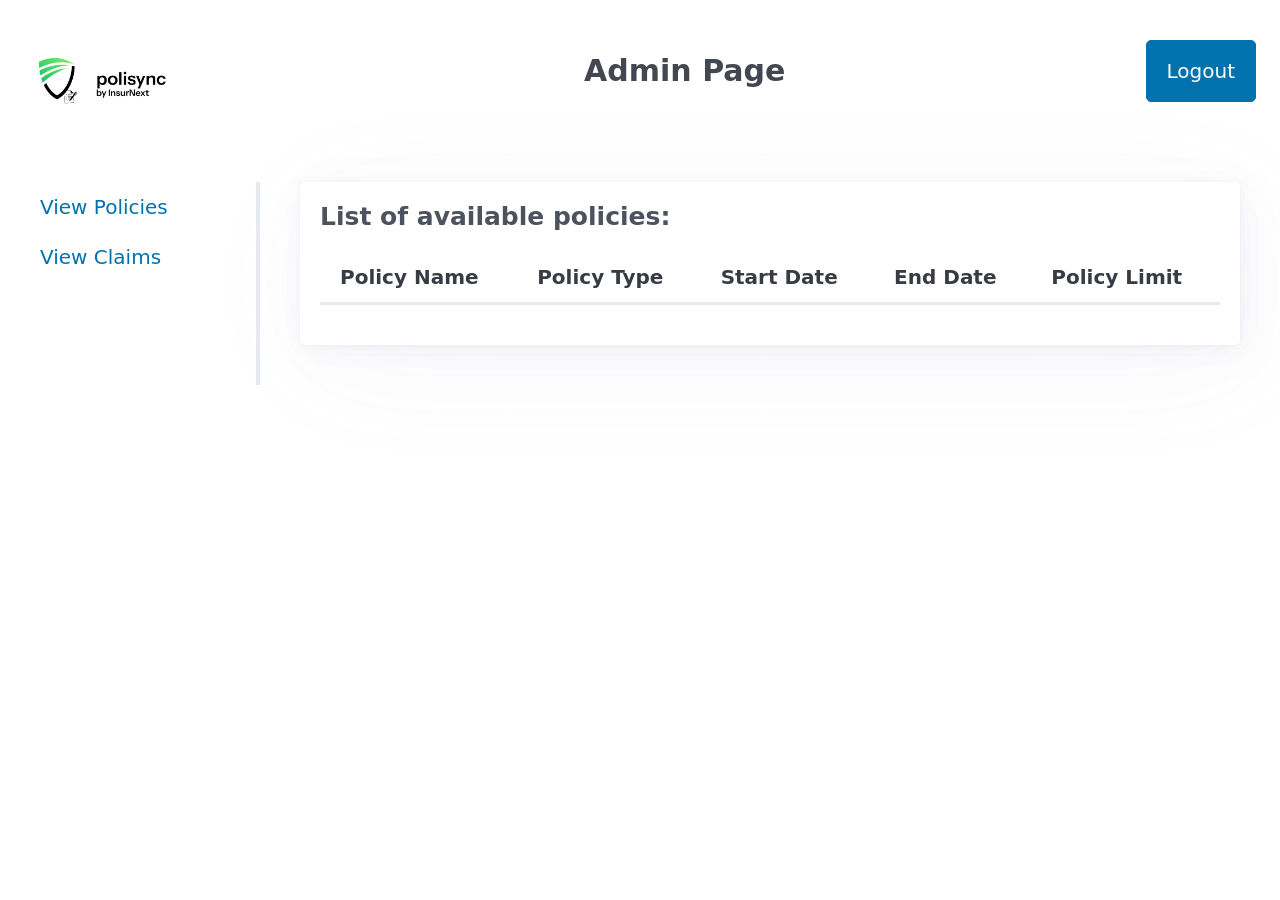
<file: wwwroot/html/admin.html>
<!DOCTYPE html>
<html lang="en">

<head>
    <meta charset="UTF-8">
    <title>Admin Page</title>
    <link rel="stylesheet" href="/wwwroot/css/pico.min.css">
    <link rel="stylesheet" href="/wwwroot/css/admin.css">
</head>

<body>

<header>
    <nav>
        <ul>
            <li><img src="/wwwroot/assets/polisync_logo.png" alt="polisync Logo" width="200px" height="72px"></li>
        </ul>
        <ul>
            <li><h3>Admin Page</h3></li>
        </ul>
        <ul>
            <li><button type="submit" id="logoutBtn">Logout</button></li>
        </ul>
    </nav>
</header>

<main class="container">

    <aside>
        <nav>
            <ul>
                <li><a href="#" data-page="policies">View Policies</a></li>
                <li><a href="#" data-page="claims">View Claims</a></li>
            </ul>
        </nav>
    </aside>

    <section id="content">
        <article id="policies-page">
            <h4>List of available policies:</h4>
            <table>

                <thead>
                    <tr>
                        <th>Policy Name</th>
                        <th>Policy Type</th>
                        <th>Start Date</th>
                        <th>End Date</th>
                        <th>Policy Limit</th>
                    </tr>
                </thead>

                <tbody id="policiesTable">

                </tbody>

            </table>
        </article>

        <article id="claims-page" hidden>
            <h4>List of all claims:</h4>
            <table>
                <thead>
                    <tr>
                        <th>Claim ID</th>
                        <th>Incident Description</th>
                        <th>Claim Amount</th>
                        <th>Claimant</th>
                        <th>Policy Type</th>
                        <th>Actions</th>
                    </tr>
                </thead>

                <tbody id="claimsTable">

                </tbody>

            </table>
    </section>

    <section id="claimDetails" hidden>
        <h4>Claim Details: </h4>
        <article>
            <p><strong>Claim ID:</strong><span id="detailClaimId"></span></p>
            <p><strong>Policy: </strong><span id="detailPolicy"></span></p>
            <p><strong>Claimant: </strong><span id="detailClaimant"></span></p>
            <p><strong>Incident Description: </strong></p>

            <p id="detailDescription"></p>

            <p><strong>Amount: </strong><span id="detailAmount"></span></p>
            <p><strong>Status: </strong><span id="detailStatus"></span></p>

            <hr>

            <label for="statusSelect">UpdateStatus</label>
            <select id="statusSelect">
                <option value="Submitted">Submitted</option>
                <option value="UnderReview">Under Review</option>
                <option value="Approved">Approved</option>
                <option value="Denied">Denied</option>
            </select>

            <button id="updateBtn">Update Claim Status</button>

            <button id="deleteBtn" class="contrast">Delete Claim</button>

        </article>
    </section>




</main>   
</body>

<script src="/wwwroot/js/admin.js"></script>
<script src="/wwwroot/js/shared.js"></script>
</html>
</file>
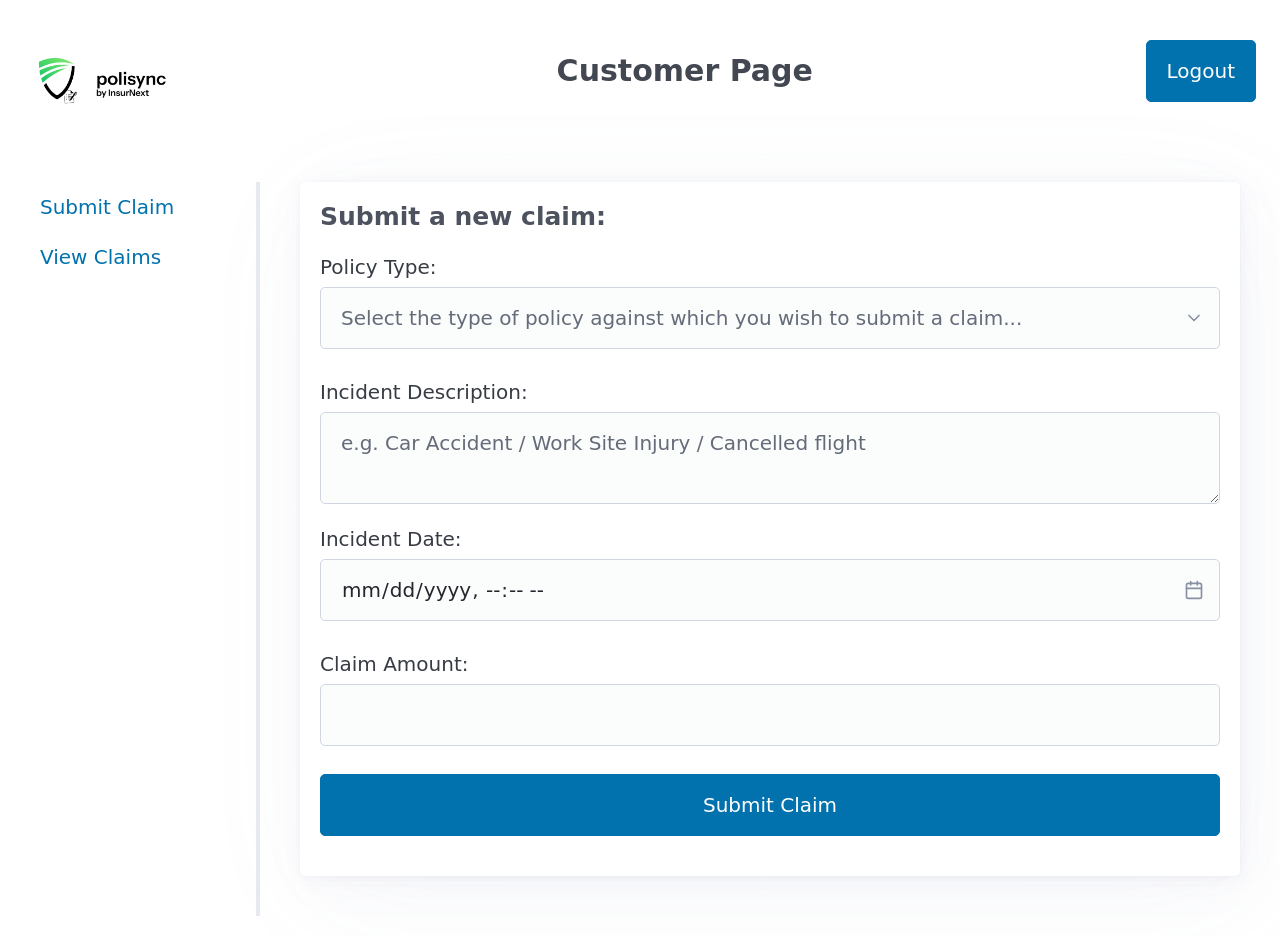
<file: wwwroot/html/customer.html>
<!DOCTYPE html>
<html lang="en">

<head>
    <meta charset="UTF-8">
    <title>Customer Page</title>
    <link rel="stylesheet" href="/wwwroot/css/pico.min.css">
    <link rel="stylesheet" href="/wwwroot/css/customer.css">
</head>

<body>

<header>
    <nav>
        <ul>
            <li><img src="/wwwroot/assets/polisync_logo.png" alt="polisync Logo" width="200px" height="72px"></li>
        </ul>
        <ul>
            <li><h3>Customer Page</h3></li>
        </ul>
        <ul>
            <li><button type="submit" id="logoutBtn">Logout</button></li>
        </ul>
    </nav>
</header>

<main class="container">

    <aside>
        <nav>
            <ul>
                <li><a href="#" data-page="submit">Submit Claim</a></li>
                <li><a href="#" data-page="claims">View Claims</a></li>
            </ul>
        </nav>
    </aside>

    <section id="content">

        <article id="submit-page">
            <h4>Submit a new claim:</h4>
            <form id="claimForm">
                <label>
                    Policy Type: 
                   <select required id="policyType">
                    <option selected disabled value="">Select the type of policy against which you wish to submit a claim...</option>
                    <option>Health</option>
                    <option>Motor</option>
                    <option>Property</option>
                    <option>Travel</option>
                    <option>WIBA</option>
                   </select>
                </label>

                <label>
                    Incident Description: 
                    <textarea type="text" id="incidentDescription" placeholder="e.g. Car Accident / Work Site Injury / Cancelled flight"></textarea>
                </label>

                <label>
                    Incident Date:
                    <input type="datetime-local" id="incidentDate" required>
                </label>
                
                <label>
                    Claim Amount:
                    <input type="number" id="claimAmount" required>
                </label>

                <button type="submit">Submit Claim</button>
            </form>
        </article>
            
       
        <article id="claims-page" hidden>
            <h4>My submitted claims:</h4>
            <table>
                <thead>
                    <tr>
                        <th>Claim ID</th>
                        <th>Policy Type</th>
                        <th>Incident Description</th>
                        <th>Incident Date</th>
                        <th>Claim Amount</th>
                        <th>Status</th>
                        <th>Created At</th>
                    </tr>
                </thead>

                <tbody id="claimsTable">

                </tbody>

            </table>
        </article>

    </section>

</main>
    
</body>

<script src="/wwwroot/js/customer.js"></script>
<script src="/wwwroot/js/shared.js"></script>
</html>
</file>
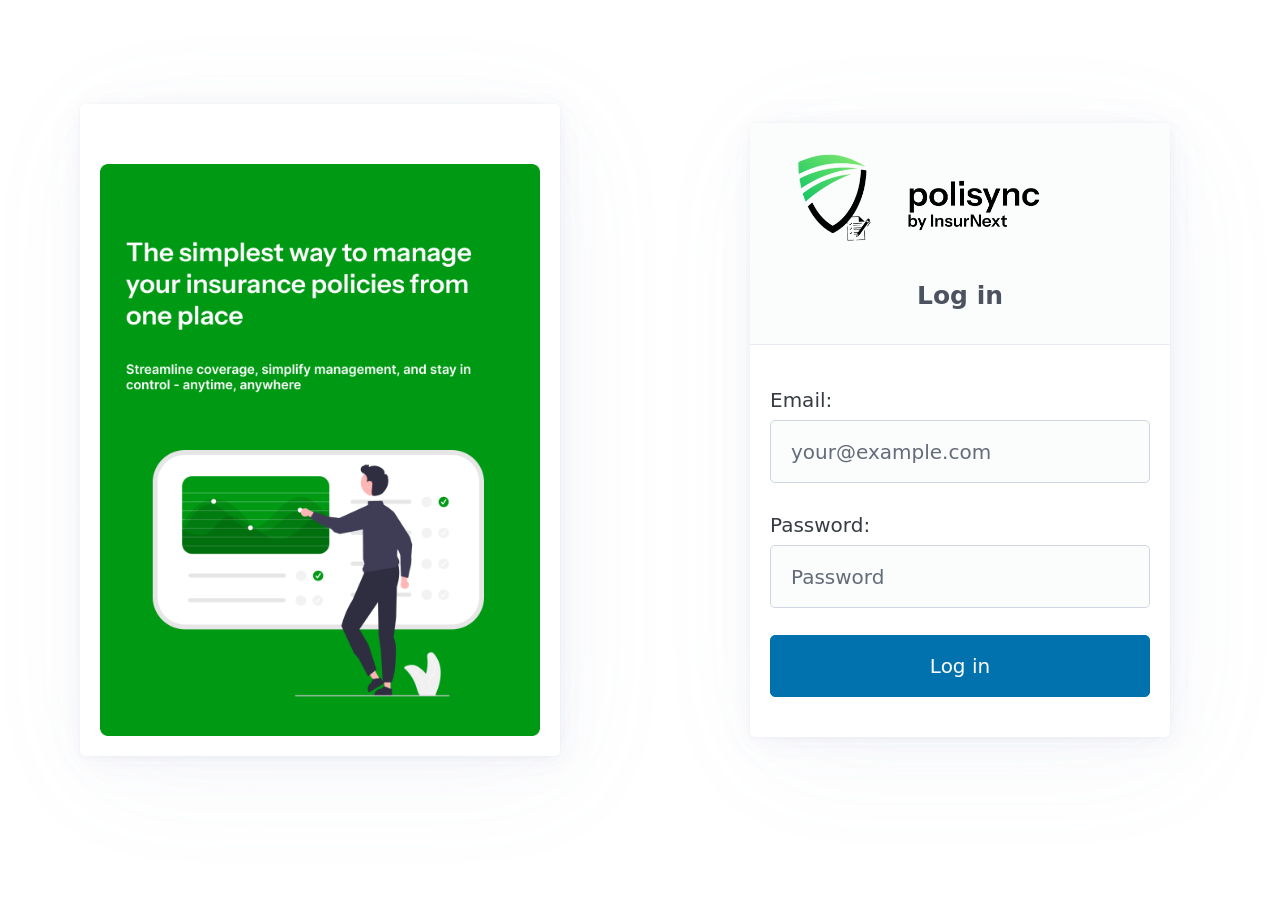
<file: wwwroot/html/login.html>
<!DOCTYPE html>
<html lang="en">

<head>
    <meta charset="UTF-8">
    <title>polisync</title>
    <link rel="stylesheet" href="/wwwroot/css/pico.min.css">
    <link rel="stylesheet" href="/wwwroot/css/login.css">
</head>

<body>
    <main class="login-layout">
        <section class="hero">
            <article>
                <img src="/wwwroot/assets/polisync_login_graphic.png" alt="polisync Illustration">
            </article>
        </section>

        <section class="login-panel">
            <article>
                <header>
                    <img src="/wwwroot/assets/polisync_logo.png" alt="polisync logo">
                    <h4>Log in</h4>
                </header>

                <form id="loginForm">
                    <label for="username">Email: 
                        <input type="email" id="username" placeholder="your@example.com"  required>
                    </label>
                    <label for="password">Password: 
                        <input type="password" id="password" placeholder="Password" required>
                    </label>
                    <button type="submit">
                        Log in
                    </button>
                </form>
            </article>
        </section>
    </main>
    
<script src="/wwwroot/js/login.js"></script>

</body>
</html>
</file>
<file: wwwroot/css/admin.css>
main{
    display: grid;
    grid-template-columns: 220px 1fr;
    gap: 2rem;
}

aside {
    border-right: 4px solid var(--pico-muted-border-color);
    padding-right: 1rem;
}

header{
    padding: 24px;
}
</file>
<file: wwwroot/css/customer.css>
main{
    display: grid;
    grid-template-columns: 220px 1fr;
    gap: 2rem;
}

aside {
    border-right: 4px solid var(--pico-muted-border-color);
    padding-right: 1rem;
}

header{
    padding: 24px;
}
</file>
<file: wwwroot/css/login.css>
body {
    min-height: 100vh;
}

.login-layout {
    display: grid;
    grid-template-columns: 1fr 1fr;
    min-height: 100vh;
}

.hero {
    display: flex;
    justify-content: center;
    align-items: center;
    padding: 4rem;
}

.hero article {
    text-align: center;
    max-width: 500px;
}

.hero img {
    margin-top: 2rem;
    max-width: 100%;
}

.login-panel {
    display: flex;
    justify-content: center;
    align-items: center;
    padding: 4rem;
}

.login-panel article {
    width: 100%;
    max-width: 420px;
}

.login-panel header {
    text-align: center;
    margin-bottom: 2rem;
}

.login-panel img {
    margin-bottom: 1rem;
}
</file>
<file: wwwroot/css/pico.min.css>
@charset "UTF-8";/*!
 * Pico CSS ✨ v2.1.1 (https://picocss.com)
 * Copyright 2019-2025 - Licensed under MIT
 */:host,:root{--pico-font-family-emoji:"Apple Color Emoji","Segoe UI Emoji","Segoe UI Symbol","Noto Color Emoji";--pico-font-family-sans-serif:system-ui,"Segoe UI",Roboto,Oxygen,Ubuntu,Cantarell,Helvetica,Arial,"Helvetica Neue",sans-serif,var(--pico-font-family-emoji);--pico-font-family-monospace:ui-monospace,SFMono-Regular,"SF Mono",Menlo,Consolas,"Liberation Mono",monospace,var(--pico-font-family-emoji);--pico-font-family:var(--pico-font-family-sans-serif);--pico-line-height:1.5;--pico-font-weight:400;--pico-font-size:100%;--pico-text-underline-offset:0.1rem;--pico-border-radius:0.25rem;--pico-border-width:0.0625rem;--pico-outline-width:0.125rem;--pico-transition:0.2s ease-in-out;--pico-spacing:1rem;--pico-typography-spacing-vertical:1rem;--pico-block-spacing-vertical:var(--pico-spacing);--pico-block-spacing-horizontal:var(--pico-spacing);--pico-grid-column-gap:var(--pico-spacing);--pico-grid-row-gap:var(--pico-spacing);--pico-form-element-spacing-vertical:0.75rem;--pico-form-element-spacing-horizontal:1rem;--pico-group-box-shadow:0 0 0 rgba(0, 0, 0, 0);--pico-group-box-shadow-focus-with-button:0 0 0 var(--pico-outline-width) var(--pico-primary-focus);--pico-group-box-shadow-focus-with-input:0 0 0 0.0625rem var(--pico-form-element-border-color);--pico-modal-overlay-backdrop-filter:blur(0.375rem);--pico-nav-element-spacing-vertical:1rem;--pico-nav-element-spacing-horizontal:0.5rem;--pico-nav-link-spacing-vertical:0.5rem;--pico-nav-link-spacing-horizontal:0.5rem;--pico-nav-breadcrumb-divider:">";--pico-icon-checkbox:url("data:image/svg+xml,%3Csvg xmlns='http://www.w3.org/2000/svg' width='24' height='24' viewBox='0 0 24 24' fill='none' stroke='rgb(255, 255, 255)' stroke-width='4' stroke-linecap='round' stroke-linejoin='round'%3E%3Cpolyline points='20 6 9 17 4 12'%3E%3C/polyline%3E%3C/svg%3E");--pico-icon-minus:url("data:image/svg+xml,%3Csvg xmlns='http://www.w3.org/2000/svg' width='24' height='24' viewBox='0 0 24 24' fill='none' stroke='rgb(255, 255, 255)' stroke-width='4' stroke-linecap='round' stroke-linejoin='round'%3E%3Cline x1='5' y1='12' x2='19' y2='12'%3E%3C/line%3E%3C/svg%3E");--pico-icon-chevron:url("data:image/svg+xml,%3Csvg xmlns='http://www.w3.org/2000/svg' width='24' height='24' viewBox='0 0 24 24' fill='none' stroke='rgb(136, 145, 164)' stroke-width='2' stroke-linecap='round' stroke-linejoin='round'%3E%3Cpolyline points='6 9 12 15 18 9'%3E%3C/polyline%3E%3C/svg%3E");--pico-icon-date:url("data:image/svg+xml,%3Csvg xmlns='http://www.w3.org/2000/svg' width='24' height='24' viewBox='0 0 24 24' fill='none' stroke='rgb(136, 145, 164)' stroke-width='2' stroke-linecap='round' stroke-linejoin='round'%3E%3Crect x='3' y='4' width='18' height='18' rx='2' ry='2'%3E%3C/rect%3E%3Cline x1='16' y1='2' x2='16' y2='6'%3E%3C/line%3E%3Cline x1='8' y1='2' x2='8' y2='6'%3E%3C/line%3E%3Cline x1='3' y1='10' x2='21' y2='10'%3E%3C/line%3E%3C/svg%3E");--pico-icon-time:url("data:image/svg+xml,%3Csvg xmlns='http://www.w3.org/2000/svg' width='24' height='24' viewBox='0 0 24 24' fill='none' stroke='rgb(136, 145, 164)' stroke-width='2' stroke-linecap='round' stroke-linejoin='round'%3E%3Ccircle cx='12' cy='12' r='10'%3E%3C/circle%3E%3Cpolyline points='12 6 12 12 16 14'%3E%3C/polyline%3E%3C/svg%3E");--pico-icon-search:url("data:image/svg+xml,%3Csvg xmlns='http://www.w3.org/2000/svg' width='24' height='24' viewBox='0 0 24 24' fill='none' stroke='rgb(136, 145, 164)' stroke-width='1.5' stroke-linecap='round' stroke-linejoin='round'%3E%3Ccircle cx='11' cy='11' r='8'%3E%3C/circle%3E%3Cline x1='21' y1='21' x2='16.65' y2='16.65'%3E%3C/line%3E%3C/svg%3E");--pico-icon-close:url("data:image/svg+xml,%3Csvg xmlns='http://www.w3.org/2000/svg' width='24' height='24' viewBox='0 0 24 24' fill='none' stroke='rgb(136, 145, 164)' stroke-width='3' stroke-linecap='round' stroke-linejoin='round'%3E%3Cline x1='18' y1='6' x2='6' y2='18'%3E%3C/line%3E%3Cline x1='6' y1='6' x2='18' y2='18'%3E%3C/line%3E%3C/svg%3E");--pico-icon-loading:url("data:image/svg+xml,%3Csvg fill='none' height='24' width='24' viewBox='0 0 24 24' xmlns='http://www.w3.org/2000/svg' %3E%3Cstyle%3E g %7B animation: rotate 2s linear infinite; transform-origin: center center; %7D circle %7B stroke-dasharray: 75,100; stroke-dashoffset: -5; animation: dash 1.5s ease-in-out infinite; stroke-linecap: round; %7D @keyframes rotate %7B 0%25 %7B transform: rotate(0deg); %7D 100%25 %7B transform: rotate(360deg); %7D %7D @keyframes dash %7B 0%25 %7B stroke-dasharray: 1,100; stroke-dashoffset: 0; %7D 50%25 %7B stroke-dasharray: 44.5,100; stroke-dashoffset: -17.5; %7D 100%25 %7B stroke-dasharray: 44.5,100; stroke-dashoffset: -62; %7D %7D %3C/style%3E%3Cg%3E%3Ccircle cx='12' cy='12' r='10' fill='none' stroke='rgb(136, 145, 164)' stroke-width='4' /%3E%3C/g%3E%3C/svg%3E")}@media (min-width:576px){:host,:root{--pico-font-size:106.25%}}@media (min-width:768px){:host,:root{--pico-font-size:112.5%}}@media (min-width:1024px){:host,:root{--pico-font-size:118.75%}}@media (min-width:1280px){:host,:root{--pico-font-size:125%}}@media (min-width:1536px){:host,:root{--pico-font-size:131.25%}}a{--pico-text-decoration:underline}a.contrast,a.secondary{--pico-text-decoration:underline}small{--pico-font-size:0.875em}h1,h2,h3,h4,h5,h6{--pico-font-weight:700}h1{--pico-font-size:2rem;--pico-line-height:1.125;--pico-typography-spacing-top:3rem}h2{--pico-font-size:1.75rem;--pico-line-height:1.15;--pico-typography-spacing-top:2.625rem}h3{--pico-font-size:1.5rem;--pico-line-height:1.175;--pico-typography-spacing-top:2.25rem}h4{--pico-font-size:1.25rem;--pico-line-height:1.2;--pico-typography-spacing-top:1.874rem}h5{--pico-font-size:1.125rem;--pico-line-height:1.225;--pico-typography-spacing-top:1.6875rem}h6{--pico-font-size:1rem;--pico-line-height:1.25;--pico-typography-spacing-top:1.5rem}tfoot td,tfoot th,thead td,thead th{--pico-font-weight:600;--pico-border-width:0.1875rem}code,kbd,pre,samp{--pico-font-family:var(--pico-font-family-monospace)}kbd{--pico-font-weight:bolder}:where(select,textarea),input:not([type=submit],[type=button],[type=reset],[type=checkbox],[type=radio],[type=file]){--pico-outline-width:0.0625rem}[type=search]{--pico-border-radius:5rem}[type=checkbox],[type=radio]{--pico-border-width:0.125rem}[type=checkbox][role=switch]{--pico-border-width:0.1875rem}details.dropdown summary:not([role=button]){--pico-outline-width:0.0625rem}nav details.dropdown summary:focus-visible{--pico-outline-width:0.125rem}[role=search]{--pico-border-radius:5rem}[role=group]:has(button.secondary:focus,[type=submit].secondary:focus,[type=button].secondary:focus,[role=button].secondary:focus),[role=search]:has(button.secondary:focus,[type=submit].secondary:focus,[type=button].secondary:focus,[role=button].secondary:focus){--pico-group-box-shadow-focus-with-button:0 0 0 var(--pico-outline-width) var(--pico-secondary-focus)}[role=group]:has(button.contrast:focus,[type=submit].contrast:focus,[type=button].contrast:focus,[role=button].contrast:focus),[role=search]:has(button.contrast:focus,[type=submit].contrast:focus,[type=button].contrast:focus,[role=button].contrast:focus){--pico-group-box-shadow-focus-with-button:0 0 0 var(--pico-outline-width) var(--pico-contrast-focus)}[role=group] [role=button],[role=group] [type=button],[role=group] [type=submit],[role=group] button,[role=search] [role=button],[role=search] [type=button],[role=search] [type=submit],[role=search] button{--pico-form-element-spacing-horizontal:2rem}details summary[role=button]:not(.outline)::after{filter:brightness(0) invert(1)}[aria-busy=true]:not(input,select,textarea):is(button,[type=submit],[type=button],[type=reset],[role=button]):not(.outline)::before{filter:brightness(0) invert(1)}:host(:not([data-theme=dark])),:root:not([data-theme=dark]),[data-theme=light]{color-scheme:light;--pico-background-color:#fff;--pico-color:#373c44;--pico-text-selection-color:rgba(2, 154, 232, 0.25);--pico-muted-color:#646b79;--pico-muted-border-color:rgb(231, 234, 239.5);--pico-primary:#0172ad;--pico-primary-background:#0172ad;--pico-primary-border:var(--pico-primary-background);--pico-primary-underline:rgba(1, 114, 173, 0.5);--pico-primary-hover:#015887;--pico-primary-hover-background:#02659a;--pico-primary-hover-border:var(--pico-primary-hover-background);--pico-primary-hover-underline:var(--pico-primary-hover);--pico-primary-focus:rgba(2, 154, 232, 0.5);--pico-primary-inverse:#fff;--pico-secondary:#5d6b89;--pico-secondary-background:#525f7a;--pico-secondary-border:var(--pico-secondary-background);--pico-secondary-underline:rgba(93, 107, 137, 0.5);--pico-secondary-hover:#48536b;--pico-secondary-hover-background:#48536b;--pico-secondary-hover-border:var(--pico-secondary-hover-background);--pico-secondary-hover-underline:var(--pico-secondary-hover);--pico-secondary-focus:rgba(93, 107, 137, 0.25);--pico-secondary-inverse:#fff;--pico-contrast:#181c25;--pico-contrast-background:#181c25;--pico-contrast-border:var(--pico-contrast-background);--pico-contrast-underline:rgba(24, 28, 37, 0.5);--pico-contrast-hover:#000;--pico-contrast-hover-background:#000;--pico-contrast-hover-border:var(--pico-contrast-hover-background);--pico-contrast-hover-underline:var(--pico-secondary-hover);--pico-contrast-focus:rgba(93, 107, 137, 0.25);--pico-contrast-inverse:#fff;--pico-box-shadow:0.0145rem 0.029rem 0.174rem rgba(129, 145, 181, 0.01698),0.0335rem 0.067rem 0.402rem rgba(129, 145, 181, 0.024),0.0625rem 0.125rem 0.75rem rgba(129, 145, 181, 0.03),0.1125rem 0.225rem 1.35rem rgba(129, 145, 181, 0.036),0.2085rem 0.417rem 2.502rem rgba(129, 145, 181, 0.04302),0.5rem 1rem 6rem rgba(129, 145, 181, 0.06),0 0 0 0.0625rem rgba(129, 145, 181, 0.015);--pico-h1-color:#2d3138;--pico-h2-color:#373c44;--pico-h3-color:#424751;--pico-h4-color:#4d535e;--pico-h5-color:#5c6370;--pico-h6-color:#646b79;--pico-mark-background-color:rgb(252.5, 230.5, 191.5);--pico-mark-color:#0f1114;--pico-ins-color:rgb(28.5, 105.5, 84);--pico-del-color:rgb(136, 56.5, 53);--pico-blockquote-border-color:var(--pico-muted-border-color);--pico-blockquote-footer-color:var(--pico-muted-color);--pico-button-box-shadow:0 0 0 rgba(0, 0, 0, 0);--pico-button-hover-box-shadow:0 0 0 rgba(0, 0, 0, 0);--pico-table-border-color:var(--pico-muted-border-color);--pico-table-row-stripped-background-color:rgba(111, 120, 135, 0.0375);--pico-code-background-color:rgb(243, 244.5, 246.75);--pico-code-color:#646b79;--pico-code-kbd-background-color:var(--pico-color);--pico-code-kbd-color:var(--pico-background-color);--pico-form-element-background-color:rgb(251, 251.5, 252.25);--pico-form-element-selected-background-color:#dfe3eb;--pico-form-element-border-color:#cfd5e2;--pico-form-element-color:#23262c;--pico-form-element-placeholder-color:var(--pico-muted-color);--pico-form-element-active-background-color:#fff;--pico-form-element-active-border-color:var(--pico-primary-border);--pico-form-element-focus-color:var(--pico-primary-border);--pico-form-element-disabled-opacity:0.5;--pico-form-element-invalid-border-color:rgb(183.5, 105.5, 106.5);--pico-form-element-invalid-active-border-color:rgb(200.25, 79.25, 72.25);--pico-form-element-invalid-focus-color:var(--pico-form-element-invalid-active-border-color);--pico-form-element-valid-border-color:rgb(76, 154.5, 137.5);--pico-form-element-valid-active-border-color:rgb(39, 152.75, 118.75);--pico-form-element-valid-focus-color:var(--pico-form-element-valid-active-border-color);--pico-switch-background-color:#bfc7d9;--pico-switch-checked-background-color:var(--pico-primary-background);--pico-switch-color:#fff;--pico-switch-thumb-box-shadow:0 0 0 rgba(0, 0, 0, 0);--pico-range-border-color:#dfe3eb;--pico-range-active-border-color:#bfc7d9;--pico-range-thumb-border-color:var(--pico-background-color);--pico-range-thumb-color:var(--pico-secondary-background);--pico-range-thumb-active-color:var(--pico-primary-background);--pico-accordion-border-color:var(--pico-muted-border-color);--pico-accordion-active-summary-color:var(--pico-primary-hover);--pico-accordion-close-summary-color:var(--pico-color);--pico-accordion-open-summary-color:var(--pico-muted-color);--pico-card-background-color:var(--pico-background-color);--pico-card-border-color:var(--pico-muted-border-color);--pico-card-box-shadow:var(--pico-box-shadow);--pico-card-sectioning-background-color:rgb(251, 251.5, 252.25);--pico-dropdown-background-color:#fff;--pico-dropdown-border-color:#eff1f4;--pico-dropdown-box-shadow:var(--pico-box-shadow);--pico-dropdown-color:var(--pico-color);--pico-dropdown-hover-background-color:#eff1f4;--pico-loading-spinner-opacity:0.5;--pico-modal-overlay-background-color:rgba(232, 234, 237, 0.75);--pico-progress-background-color:#dfe3eb;--pico-progress-color:var(--pico-primary-background);--pico-tooltip-background-color:var(--pico-contrast-background);--pico-tooltip-color:var(--pico-contrast-inverse);--pico-icon-valid:url("data:image/svg+xml,%3Csvg xmlns='http://www.w3.org/2000/svg' width='24' height='24' viewBox='0 0 24 24' fill='none' stroke='rgb(76, 154.5, 137.5)' stroke-width='2' stroke-linecap='round' stroke-linejoin='round'%3E%3Cpolyline points='20 6 9 17 4 12'%3E%3C/polyline%3E%3C/svg%3E");--pico-icon-invalid:url("data:image/svg+xml,%3Csvg xmlns='http://www.w3.org/2000/svg' width='24' height='24' viewBox='0 0 24 24' fill='none' stroke='rgb(200.25, 79.25, 72.25)' stroke-width='2' stroke-linecap='round' stroke-linejoin='round'%3E%3Ccircle cx='12' cy='12' r='10'%3E%3C/circle%3E%3Cline x1='12' y1='8' x2='12' y2='12'%3E%3C/line%3E%3Cline x1='12' y1='16' x2='12.01' y2='16'%3E%3C/line%3E%3C/svg%3E")}:host(:not([data-theme=dark])) input:is([type=submit],[type=button],[type=reset],[type=checkbox],[type=radio],[type=file]),:root:not([data-theme=dark]) input:is([type=submit],[type=button],[type=reset],[type=checkbox],[type=radio],[type=file]),[data-theme=light] input:is([type=submit],[type=button],[type=reset],[type=checkbox],[type=radio],[type=file]){--pico-form-element-focus-color:var(--pico-primary-focus)}@media only screen and (prefers-color-scheme:dark){:host(:not([data-theme])),:root:not([data-theme]){color-scheme:dark;--pico-background-color:rgb(19, 22.5, 30.5);--pico-color:#c2c7d0;--pico-text-selection-color:rgba(1, 170, 255, 0.1875);--pico-muted-color:#7b8495;--pico-muted-border-color:#202632;--pico-primary:#01aaff;--pico-primary-background:#0172ad;--pico-primary-border:var(--pico-primary-background);--pico-primary-underline:rgba(1, 170, 255, 0.5);--pico-primary-hover:#79c0ff;--pico-primary-hover-background:#017fc0;--pico-primary-hover-border:var(--pico-primary-hover-background);--pico-primary-hover-underline:var(--pico-primary-hover);--pico-primary-focus:rgba(1, 170, 255, 0.375);--pico-primary-inverse:#fff;--pico-secondary:#969eaf;--pico-secondary-background:#525f7a;--pico-secondary-border:var(--pico-secondary-background);--pico-secondary-underline:rgba(150, 158, 175, 0.5);--pico-secondary-hover:#b3b9c5;--pico-secondary-hover-background:#5d6b89;--pico-secondary-hover-border:var(--pico-secondary-hover-background);--pico-secondary-hover-underline:var(--pico-secondary-hover);--pico-secondary-focus:rgba(144, 158, 190, 0.25);--pico-secondary-inverse:#fff;--pico-contrast:#dfe3eb;--pico-contrast-background:#eff1f4;--pico-contrast-border:var(--pico-contrast-background);--pico-contrast-underline:rgba(223, 227, 235, 0.5);--pico-contrast-hover:#fff;--pico-contrast-hover-background:#fff;--pico-contrast-hover-border:var(--pico-contrast-hover-background);--pico-contrast-hover-underline:var(--pico-contrast-hover);--pico-contrast-focus:rgba(207, 213, 226, 0.25);--pico-contrast-inverse:#000;--pico-box-shadow:0.0145rem 0.029rem 0.174rem rgba(7, 8.5, 12, 0.01698),0.0335rem 0.067rem 0.402rem rgba(7, 8.5, 12, 0.024),0.0625rem 0.125rem 0.75rem rgba(7, 8.5, 12, 0.03),0.1125rem 0.225rem 1.35rem rgba(7, 8.5, 12, 0.036),0.2085rem 0.417rem 2.502rem rgba(7, 8.5, 12, 0.04302),0.5rem 1rem 6rem rgba(7, 8.5, 12, 0.06),0 0 0 0.0625rem rgba(7, 8.5, 12, 0.015);--pico-h1-color:#f0f1f3;--pico-h2-color:#e0e3e7;--pico-h3-color:#c2c7d0;--pico-h4-color:#b3b9c5;--pico-h5-color:#a4acba;--pico-h6-color:#8891a4;--pico-mark-background-color:#014063;--pico-mark-color:#fff;--pico-ins-color:#62af9a;--pico-del-color:rgb(205.5, 126, 123);--pico-blockquote-border-color:var(--pico-muted-border-color);--pico-blockquote-footer-color:var(--pico-muted-color);--pico-button-box-shadow:0 0 0 rgba(0, 0, 0, 0);--pico-button-hover-box-shadow:0 0 0 rgba(0, 0, 0, 0);--pico-table-border-color:var(--pico-muted-border-color);--pico-table-row-stripped-background-color:rgba(111, 120, 135, 0.0375);--pico-code-background-color:rgb(26, 30.5, 40.25);--pico-code-color:#8891a4;--pico-code-kbd-background-color:var(--pico-color);--pico-code-kbd-color:var(--pico-background-color);--pico-form-element-background-color:rgb(28, 33, 43.5);--pico-form-element-selected-background-color:#2a3140;--pico-form-element-border-color:#2a3140;--pico-form-element-color:#e0e3e7;--pico-form-element-placeholder-color:#8891a4;--pico-form-element-active-background-color:rgb(26, 30.5, 40.25);--pico-form-element-active-border-color:var(--pico-primary-border);--pico-form-element-focus-color:var(--pico-primary-border);--pico-form-element-disabled-opacity:0.5;--pico-form-element-invalid-border-color:rgb(149.5, 74, 80);--pico-form-element-invalid-active-border-color:rgb(183.25, 63.5, 59);--pico-form-element-invalid-focus-color:var(--pico-form-element-invalid-active-border-color);--pico-form-element-valid-border-color:#2a7b6f;--pico-form-element-valid-active-border-color:rgb(22, 137, 105.5);--pico-form-element-valid-focus-color:var(--pico-form-element-valid-active-border-color);--pico-switch-background-color:#333c4e;--pico-switch-checked-background-color:var(--pico-primary-background);--pico-switch-color:#fff;--pico-switch-thumb-box-shadow:0 0 0 rgba(0, 0, 0, 0);--pico-range-border-color:#202632;--pico-range-active-border-color:#2a3140;--pico-range-thumb-border-color:var(--pico-background-color);--pico-range-thumb-color:var(--pico-secondary-background);--pico-range-thumb-active-color:var(--pico-primary-background);--pico-accordion-border-color:var(--pico-muted-border-color);--pico-accordion-active-summary-color:var(--pico-primary-hover);--pico-accordion-close-summary-color:var(--pico-color);--pico-accordion-open-summary-color:var(--pico-muted-color);--pico-card-background-color:#181c25;--pico-card-border-color:var(--pico-card-background-color);--pico-card-box-shadow:var(--pico-box-shadow);--pico-card-sectioning-background-color:rgb(26, 30.5, 40.25);--pico-dropdown-background-color:#181c25;--pico-dropdown-border-color:#202632;--pico-dropdown-box-shadow:var(--pico-box-shadow);--pico-dropdown-color:var(--pico-color);--pico-dropdown-hover-background-color:#202632;--pico-loading-spinner-opacity:0.5;--pico-modal-overlay-background-color:rgba(7.5, 8.5, 10, 0.75);--pico-progress-background-color:#202632;--pico-progress-color:var(--pico-primary-background);--pico-tooltip-background-color:var(--pico-contrast-background);--pico-tooltip-color:var(--pico-contrast-inverse);--pico-icon-valid:url("data:image/svg+xml,%3Csvg xmlns='http://www.w3.org/2000/svg' width='24' height='24' viewBox='0 0 24 24' fill='none' stroke='rgb(42, 123, 111)' stroke-width='2' stroke-linecap='round' stroke-linejoin='round'%3E%3Cpolyline points='20 6 9 17 4 12'%3E%3C/polyline%3E%3C/svg%3E");--pico-icon-invalid:url("data:image/svg+xml,%3Csvg xmlns='http://www.w3.org/2000/svg' width='24' height='24' viewBox='0 0 24 24' fill='none' stroke='rgb(149.5, 74, 80)' stroke-width='2' stroke-linecap='round' stroke-linejoin='round'%3E%3Ccircle cx='12' cy='12' r='10'%3E%3C/circle%3E%3Cline x1='12' y1='8' x2='12' y2='12'%3E%3C/line%3E%3Cline x1='12' y1='16' x2='12.01' y2='16'%3E%3C/line%3E%3C/svg%3E")}:host(:not([data-theme])) input:is([type=submit],[type=button],[type=reset],[type=checkbox],[type=radio],[type=file]),:root:not([data-theme]) input:is([type=submit],[type=button],[type=reset],[type=checkbox],[type=radio],[type=file]){--pico-form-element-focus-color:var(--pico-primary-focus)}:host(:not([data-theme])) details summary[role=button].contrast:not(.outline)::after,:root:not([data-theme]) details summary[role=button].contrast:not(.outline)::after{filter:brightness(0)}:host(:not([data-theme])) [aria-busy=true]:not(input,select,textarea).contrast:is(button,[type=submit],[type=button],[type=reset],[role=button]):not(.outline)::before,:root:not([data-theme]) [aria-busy=true]:not(input,select,textarea).contrast:is(button,[type=submit],[type=button],[type=reset],[role=button]):not(.outline)::before{filter:brightness(0)}}[data-theme=dark]{color-scheme:dark;--pico-background-color:rgb(19, 22.5, 30.5);--pico-color:#c2c7d0;--pico-text-selection-color:rgba(1, 170, 255, 0.1875);--pico-muted-color:#7b8495;--pico-muted-border-color:#202632;--pico-primary:#01aaff;--pico-primary-background:#0172ad;--pico-primary-border:var(--pico-primary-background);--pico-primary-underline:rgba(1, 170, 255, 0.5);--pico-primary-hover:#79c0ff;--pico-primary-hover-background:#017fc0;--pico-primary-hover-border:var(--pico-primary-hover-background);--pico-primary-hover-underline:var(--pico-primary-hover);--pico-primary-focus:rgba(1, 170, 255, 0.375);--pico-primary-inverse:#fff;--pico-secondary:#969eaf;--pico-secondary-background:#525f7a;--pico-secondary-border:var(--pico-secondary-background);--pico-secondary-underline:rgba(150, 158, 175, 0.5);--pico-secondary-hover:#b3b9c5;--pico-secondary-hover-background:#5d6b89;--pico-secondary-hover-border:var(--pico-secondary-hover-background);--pico-secondary-hover-underline:var(--pico-secondary-hover);--pico-secondary-focus:rgba(144, 158, 190, 0.25);--pico-secondary-inverse:#fff;--pico-contrast:#dfe3eb;--pico-contrast-background:#eff1f4;--pico-contrast-border:var(--pico-contrast-background);--pico-contrast-underline:rgba(223, 227, 235, 0.5);--pico-contrast-hover:#fff;--pico-contrast-hover-background:#fff;--pico-contrast-hover-border:var(--pico-contrast-hover-background);--pico-contrast-hover-underline:var(--pico-contrast-hover);--pico-contrast-focus:rgba(207, 213, 226, 0.25);--pico-contrast-inverse:#000;--pico-box-shadow:0.0145rem 0.029rem 0.174rem rgba(7, 8.5, 12, 0.01698),0.0335rem 0.067rem 0.402rem rgba(7, 8.5, 12, 0.024),0.0625rem 0.125rem 0.75rem rgba(7, 8.5, 12, 0.03),0.1125rem 0.225rem 1.35rem rgba(7, 8.5, 12, 0.036),0.2085rem 0.417rem 2.502rem rgba(7, 8.5, 12, 0.04302),0.5rem 1rem 6rem rgba(7, 8.5, 12, 0.06),0 0 0 0.0625rem rgba(7, 8.5, 12, 0.015);--pico-h1-color:#f0f1f3;--pico-h2-color:#e0e3e7;--pico-h3-color:#c2c7d0;--pico-h4-color:#b3b9c5;--pico-h5-color:#a4acba;--pico-h6-color:#8891a4;--pico-mark-background-color:#014063;--pico-mark-color:#fff;--pico-ins-color:#62af9a;--pico-del-color:rgb(205.5, 126, 123);--pico-blockquote-border-color:var(--pico-muted-border-color);--pico-blockquote-footer-color:var(--pico-muted-color);--pico-button-box-shadow:0 0 0 rgba(0, 0, 0, 0);--pico-button-hover-box-shadow:0 0 0 rgba(0, 0, 0, 0);--pico-table-border-color:var(--pico-muted-border-color);--pico-table-row-stripped-background-color:rgba(111, 120, 135, 0.0375);--pico-code-background-color:rgb(26, 30.5, 40.25);--pico-code-color:#8891a4;--pico-code-kbd-background-color:var(--pico-color);--pico-code-kbd-color:var(--pico-background-color);--pico-form-element-background-color:rgb(28, 33, 43.5);--pico-form-element-selected-background-color:#2a3140;--pico-form-element-border-color:#2a3140;--pico-form-element-color:#e0e3e7;--pico-form-element-placeholder-color:#8891a4;--pico-form-element-active-background-color:rgb(26, 30.5, 40.25);--pico-form-element-active-border-color:var(--pico-primary-border);--pico-form-element-focus-color:var(--pico-primary-border);--pico-form-element-disabled-opacity:0.5;--pico-form-element-invalid-border-color:rgb(149.5, 74, 80);--pico-form-element-invalid-active-border-color:rgb(183.25, 63.5, 59);--pico-form-element-invalid-focus-color:var(--pico-form-element-invalid-active-border-color);--pico-form-element-valid-border-color:#2a7b6f;--pico-form-element-valid-active-border-color:rgb(22, 137, 105.5);--pico-form-element-valid-focus-color:var(--pico-form-element-valid-active-border-color);--pico-switch-background-color:#333c4e;--pico-switch-checked-background-color:var(--pico-primary-background);--pico-switch-color:#fff;--pico-switch-thumb-box-shadow:0 0 0 rgba(0, 0, 0, 0);--pico-range-border-color:#202632;--pico-range-active-border-color:#2a3140;--pico-range-thumb-border-color:var(--pico-background-color);--pico-range-thumb-color:var(--pico-secondary-background);--pico-range-thumb-active-color:var(--pico-primary-background);--pico-accordion-border-color:var(--pico-muted-border-color);--pico-accordion-active-summary-color:var(--pico-primary-hover);--pico-accordion-close-summary-color:var(--pico-color);--pico-accordion-open-summary-color:var(--pico-muted-color);--pico-card-background-color:#181c25;--pico-card-border-color:var(--pico-card-background-color);--pico-card-box-shadow:var(--pico-box-shadow);--pico-card-sectioning-background-color:rgb(26, 30.5, 40.25);--pico-dropdown-background-color:#181c25;--pico-dropdown-border-color:#202632;--pico-dropdown-box-shadow:var(--pico-box-shadow);--pico-dropdown-color:var(--pico-color);--pico-dropdown-hover-background-color:#202632;--pico-loading-spinner-opacity:0.5;--pico-modal-overlay-background-color:rgba(7.5, 8.5, 10, 0.75);--pico-progress-background-color:#202632;--pico-progress-color:var(--pico-primary-background);--pico-tooltip-background-color:var(--pico-contrast-background);--pico-tooltip-color:var(--pico-contrast-inverse);--pico-icon-valid:url("data:image/svg+xml,%3Csvg xmlns='http://www.w3.org/2000/svg' width='24' height='24' viewBox='0 0 24 24' fill='none' stroke='rgb(42, 123, 111)' stroke-width='2' stroke-linecap='round' stroke-linejoin='round'%3E%3Cpolyline points='20 6 9 17 4 12'%3E%3C/polyline%3E%3C/svg%3E");--pico-icon-invalid:url("data:image/svg+xml,%3Csvg xmlns='http://www.w3.org/2000/svg' width='24' height='24' viewBox='0 0 24 24' fill='none' stroke='rgb(149.5, 74, 80)' stroke-width='2' stroke-linecap='round' stroke-linejoin='round'%3E%3Ccircle cx='12' cy='12' r='10'%3E%3C/circle%3E%3Cline x1='12' y1='8' x2='12' y2='12'%3E%3C/line%3E%3Cline x1='12' y1='16' x2='12.01' y2='16'%3E%3C/line%3E%3C/svg%3E")}[data-theme=dark] input:is([type=submit],[type=button],[type=reset],[type=checkbox],[type=radio],[type=file]){--pico-form-element-focus-color:var(--pico-primary-focus)}[data-theme=dark] details summary[role=button].contrast:not(.outline)::after{filter:brightness(0)}[data-theme=dark] [aria-busy=true]:not(input,select,textarea).contrast:is(button,[type=submit],[type=button],[type=reset],[role=button]):not(.outline)::before{filter:brightness(0)}[type=checkbox],[type=radio],[type=range],progress{accent-color:var(--pico-primary)}*,::after,::before{box-sizing:border-box;background-repeat:no-repeat}::after,::before{text-decoration:inherit;vertical-align:inherit}:where(:host),:where(:root){-webkit-tap-highlight-color:transparent;-webkit-text-size-adjust:100%;-moz-text-size-adjust:100%;text-size-adjust:100%;background-color:var(--pico-background-color);color:var(--pico-color);font-weight:var(--pico-font-weight);font-size:var(--pico-font-size);line-height:var(--pico-line-height);font-family:var(--pico-font-family);text-underline-offset:var(--pico-text-underline-offset);text-rendering:optimizeLegibility;overflow-wrap:break-word;-moz-tab-size:4;-o-tab-size:4;tab-size:4}body{width:100%;margin:0}main{display:block}body>footer,body>header,body>main{padding-block:var(--pico-block-spacing-vertical)}section{margin-bottom:var(--pico-block-spacing-vertical)}.container,.container-fluid{width:100%;margin-right:auto;margin-left:auto;padding-right:var(--pico-spacing);padding-left:var(--pico-spacing)}@media (min-width:576px){.container{max-width:510px;padding-right:0;padding-left:0}}@media (min-width:768px){.container{max-width:700px}}@media (min-width:1024px){.container{max-width:950px}}@media (min-width:1280px){.container{max-width:1200px}}@media (min-width:1536px){.container{max-width:1450px}}.grid{grid-column-gap:var(--pico-grid-column-gap);grid-row-gap:var(--pico-grid-row-gap);display:grid;grid-template-columns:1fr}@media (min-width:768px){.grid{grid-template-columns:repeat(auto-fit,minmax(0%,1fr))}}.grid>*{min-width:0}.overflow-auto{overflow:auto}b,strong{font-weight:bolder}sub,sup{position:relative;font-size:.75em;line-height:0;vertical-align:baseline}sub{bottom:-.25em}sup{top:-.5em}address,blockquote,dl,ol,p,pre,table,ul{margin-top:0;margin-bottom:var(--pico-typography-spacing-vertical);color:var(--pico-color);font-style:normal;font-weight:var(--pico-font-weight)}h1,h2,h3,h4,h5,h6{margin-top:0;margin-bottom:var(--pico-typography-spacing-vertical);color:var(--pico-color);font-weight:var(--pico-font-weight);font-size:var(--pico-font-size);line-height:var(--pico-line-height);font-family:var(--pico-font-family)}h1{--pico-color:var(--pico-h1-color)}h2{--pico-color:var(--pico-h2-color)}h3{--pico-color:var(--pico-h3-color)}h4{--pico-color:var(--pico-h4-color)}h5{--pico-color:var(--pico-h5-color)}h6{--pico-color:var(--pico-h6-color)}:where(article,address,blockquote,dl,figure,form,ol,p,pre,table,ul)~:is(h1,h2,h3,h4,h5,h6){margin-top:var(--pico-typography-spacing-top)}p{margin-bottom:var(--pico-typography-spacing-vertical)}hgroup{margin-bottom:var(--pico-typography-spacing-vertical)}hgroup>*{margin-top:0;margin-bottom:0}hgroup>:not(:first-child):last-child{--pico-color:var(--pico-muted-color);--pico-font-weight:unset;font-size:1rem}:where(ol,ul) li{margin-bottom:calc(var(--pico-typography-spacing-vertical) * .25)}:where(dl,ol,ul) :where(dl,ol,ul){margin:0;margin-top:calc(var(--pico-typography-spacing-vertical) * .25)}ul li{list-style:square}mark{padding:.125rem .25rem;background-color:var(--pico-mark-background-color);color:var(--pico-mark-color);vertical-align:baseline}blockquote{display:block;margin:var(--pico-typography-spacing-vertical) 0;padding:var(--pico-spacing);border-right:none;border-left:.25rem solid var(--pico-blockquote-border-color);border-inline-start:0.25rem solid var(--pico-blockquote-border-color);border-inline-end:none}blockquote footer{margin-top:calc(var(--pico-typography-spacing-vertical) * .5);color:var(--pico-blockquote-footer-color)}abbr[title]{border-bottom:1px dotted;text-decoration:none;cursor:help}ins{color:var(--pico-ins-color);text-decoration:none}del{color:var(--pico-del-color)}::-moz-selection{background-color:var(--pico-text-selection-color)}::selection{background-color:var(--pico-text-selection-color)}:where(a:not([role=button])),[role=link]{--pico-color:var(--pico-primary);--pico-background-color:transparent;--pico-underline:var(--pico-primary-underline);outline:0;background-color:var(--pico-background-color);color:var(--pico-color);-webkit-text-decoration:var(--pico-text-decoration);text-decoration:var(--pico-text-decoration);text-decoration-color:var(--pico-underline);text-underline-offset:0.125em;transition:background-color var(--pico-transition),color var(--pico-transition),box-shadow var(--pico-transition),-webkit-text-decoration var(--pico-transition);transition:background-color var(--pico-transition),color var(--pico-transition),text-decoration var(--pico-transition),box-shadow var(--pico-transition);transition:background-color var(--pico-transition),color var(--pico-transition),text-decoration var(--pico-transition),box-shadow var(--pico-transition),-webkit-text-decoration var(--pico-transition)}:where(a:not([role=button])):is([aria-current]:not([aria-current=false]),:hover,:active,:focus),[role=link]:is([aria-current]:not([aria-current=false]),:hover,:active,:focus){--pico-color:var(--pico-primary-hover);--pico-underline:var(--pico-primary-hover-underline);--pico-text-decoration:underline}:where(a:not([role=button])):focus-visible,[role=link]:focus-visible{box-shadow:0 0 0 var(--pico-outline-width) var(--pico-primary-focus)}:where(a:not([role=button])).secondary,[role=link].secondary{--pico-color:var(--pico-secondary);--pico-underline:var(--pico-secondary-underline)}:where(a:not([role=button])).secondary:is([aria-current]:not([aria-current=false]),:hover,:active,:focus),[role=link].secondary:is([aria-current]:not([aria-current=false]),:hover,:active,:focus){--pico-color:var(--pico-secondary-hover);--pico-underline:var(--pico-secondary-hover-underline)}:where(a:not([role=button])).contrast,[role=link].contrast{--pico-color:var(--pico-contrast);--pico-underline:var(--pico-contrast-underline)}:where(a:not([role=button])).contrast:is([aria-current]:not([aria-current=false]),:hover,:active,:focus),[role=link].contrast:is([aria-current]:not([aria-current=false]),:hover,:active,:focus){--pico-color:var(--pico-contrast-hover);--pico-underline:var(--pico-contrast-hover-underline)}a[role=button]{display:inline-block}button{margin:0;overflow:visible;font-family:inherit;text-transform:none}[type=button],[type=reset],[type=submit],button{-webkit-appearance:button}[role=button],[type=button],[type=file]::file-selector-button,[type=reset],[type=submit],button{--pico-background-color:var(--pico-primary-background);--pico-border-color:var(--pico-primary-border);--pico-color:var(--pico-primary-inverse);--pico-box-shadow:var(--pico-button-box-shadow, 0 0 0 rgba(0, 0, 0, 0));padding:var(--pico-form-element-spacing-vertical) var(--pico-form-element-spacing-horizontal);border:var(--pico-border-width) solid var(--pico-border-color);border-radius:var(--pico-border-radius);outline:0;background-color:var(--pico-background-color);box-shadow:var(--pico-box-shadow);color:var(--pico-color);font-weight:var(--pico-font-weight);font-size:1rem;line-height:var(--pico-line-height);text-align:center;text-decoration:none;cursor:pointer;-webkit-user-select:none;-moz-user-select:none;user-select:none;transition:background-color var(--pico-transition),border-color var(--pico-transition),color var(--pico-transition),box-shadow var(--pico-transition)}[role=button]:is(:hover,:active,:focus),[role=button]:is([aria-current]:not([aria-current=false])),[type=button]:is(:hover,:active,:focus),[type=button]:is([aria-current]:not([aria-current=false])),[type=file]::file-selector-button:is(:hover,:active,:focus),[type=file]::file-selector-button:is([aria-current]:not([aria-current=false])),[type=reset]:is(:hover,:active,:focus),[type=reset]:is([aria-current]:not([aria-current=false])),[type=submit]:is(:hover,:active,:focus),[type=submit]:is([aria-current]:not([aria-current=false])),button:is(:hover,:active,:focus),button:is([aria-current]:not([aria-current=false])){--pico-background-color:var(--pico-primary-hover-background);--pico-border-color:var(--pico-primary-hover-border);--pico-box-shadow:var(--pico-button-hover-box-shadow, 0 0 0 rgba(0, 0, 0, 0));--pico-color:var(--pico-primary-inverse)}[role=button]:focus,[role=button]:is([aria-current]:not([aria-current=false])):focus,[type=button]:focus,[type=button]:is([aria-current]:not([aria-current=false])):focus,[type=file]::file-selector-button:focus,[type=file]::file-selector-button:is([aria-current]:not([aria-current=false])):focus,[type=reset]:focus,[type=reset]:is([aria-current]:not([aria-current=false])):focus,[type=submit]:focus,[type=submit]:is([aria-current]:not([aria-current=false])):focus,button:focus,button:is([aria-current]:not([aria-current=false])):focus{--pico-box-shadow:var(--pico-button-hover-box-shadow, 0 0 0 rgba(0, 0, 0, 0)),0 0 0 var(--pico-outline-width) var(--pico-primary-focus)}[type=button],[type=reset],[type=submit]{margin-bottom:var(--pico-spacing)}:is(button,[type=submit],[type=button],[role=button]).secondary,[type=file]::file-selector-button,[type=reset]{--pico-background-color:var(--pico-secondary-background);--pico-border-color:var(--pico-secondary-border);--pico-color:var(--pico-secondary-inverse);cursor:pointer}:is(button,[type=submit],[type=button],[role=button]).secondary:is([aria-current]:not([aria-current=false]),:hover,:active,:focus),[type=file]::file-selector-button:is([aria-current]:not([aria-current=false]),:hover,:active,:focus),[type=reset]:is([aria-current]:not([aria-current=false]),:hover,:active,:focus){--pico-background-color:var(--pico-secondary-hover-background);--pico-border-color:var(--pico-secondary-hover-border);--pico-color:var(--pico-secondary-inverse)}:is(button,[type=submit],[type=button],[role=button]).secondary:focus,:is(button,[type=submit],[type=button],[role=button]).secondary:is([aria-current]:not([aria-current=false])):focus,[type=file]::file-selector-button:focus,[type=file]::file-selector-button:is([aria-current]:not([aria-current=false])):focus,[type=reset]:focus,[type=reset]:is([aria-current]:not([aria-current=false])):focus{--pico-box-shadow:var(--pico-button-hover-box-shadow, 0 0 0 rgba(0, 0, 0, 0)),0 0 0 var(--pico-outline-width) var(--pico-secondary-focus)}:is(button,[type=submit],[type=button],[role=button]).contrast{--pico-background-color:var(--pico-contrast-background);--pico-border-color:var(--pico-contrast-border);--pico-color:var(--pico-contrast-inverse)}:is(button,[type=submit],[type=button],[role=button]).contrast:is([aria-current]:not([aria-current=false]),:hover,:active,:focus){--pico-background-color:var(--pico-contrast-hover-background);--pico-border-color:var(--pico-contrast-hover-border);--pico-color:var(--pico-contrast-inverse)}:is(button,[type=submit],[type=button],[role=button]).contrast:focus,:is(button,[type=submit],[type=button],[role=button]).contrast:is([aria-current]:not([aria-current=false])):focus{--pico-box-shadow:var(--pico-button-hover-box-shadow, 0 0 0 rgba(0, 0, 0, 0)),0 0 0 var(--pico-outline-width) var(--pico-contrast-focus)}:is(button,[type=submit],[type=button],[role=button]).outline,[type=reset].outline{--pico-background-color:transparent;--pico-color:var(--pico-primary);--pico-border-color:var(--pico-primary)}:is(button,[type=submit],[type=button],[role=button]).outline:is([aria-current]:not([aria-current=false]),:hover,:active,:focus),[type=reset].outline:is([aria-current]:not([aria-current=false]),:hover,:active,:focus){--pico-background-color:transparent;--pico-color:var(--pico-primary-hover);--pico-border-color:var(--pico-primary-hover)}:is(button,[type=submit],[type=button],[role=button]).outline.secondary,[type=reset].outline{--pico-color:var(--pico-secondary);--pico-border-color:var(--pico-secondary)}:is(button,[type=submit],[type=button],[role=button]).outline.secondary:is([aria-current]:not([aria-current=false]),:hover,:active,:focus),[type=reset].outline:is([aria-current]:not([aria-current=false]),:hover,:active,:focus){--pico-color:var(--pico-secondary-hover);--pico-border-color:var(--pico-secondary-hover)}:is(button,[type=submit],[type=button],[role=button]).outline.contrast{--pico-color:var(--pico-contrast);--pico-border-color:var(--pico-contrast)}:is(button,[type=submit],[type=button],[role=button]).outline.contrast:is([aria-current]:not([aria-current=false]),:hover,:active,:focus){--pico-color:var(--pico-contrast-hover);--pico-border-color:var(--pico-contrast-hover)}:where(button,[type=submit],[type=reset],[type=button],[role=button])[disabled],:where(fieldset[disabled]) :is(button,[type=submit],[type=button],[type=reset],[role=button]){opacity:.5;pointer-events:none}:where(table){width:100%;border-collapse:collapse;border-spacing:0;text-indent:0}td,th{padding:calc(var(--pico-spacing)/ 2) var(--pico-spacing);border-bottom:var(--pico-border-width) solid var(--pico-table-border-color);background-color:var(--pico-background-color);color:var(--pico-color);font-weight:var(--pico-font-weight);text-align:left;text-align:start}tfoot td,tfoot th{border-top:var(--pico-border-width) solid var(--pico-table-border-color);border-bottom:0}table.striped tbody tr:nth-child(odd) td,table.striped tbody tr:nth-child(odd) th{background-color:var(--pico-table-row-stripped-background-color)}:where(audio,canvas,iframe,img,svg,video){vertical-align:middle}audio,video{display:inline-block}audio:not([controls]){display:none;height:0}:where(iframe){border-style:none}img{max-width:100%;height:auto;border-style:none}:where(svg:not([fill])){fill:currentColor}svg:not(:host),svg:not(:root){overflow:hidden}code,kbd,pre,samp{font-size:.875em;font-family:var(--pico-font-family)}pre code,pre samp{font-size:inherit;font-family:inherit}pre{-ms-overflow-style:scrollbar;overflow:auto}code,kbd,pre,samp{border-radius:var(--pico-border-radius);background:var(--pico-code-background-color);color:var(--pico-code-color);font-weight:var(--pico-font-weight);line-height:initial}code,kbd,samp{display:inline-block;padding:.375rem}pre{display:block;margin-bottom:var(--pico-spacing);overflow-x:auto}pre>code,pre>samp{display:block;padding:var(--pico-spacing);background:0 0;line-height:var(--pico-line-height)}kbd{background-color:var(--pico-code-kbd-background-color);color:var(--pico-code-kbd-color);vertical-align:baseline}figure{display:block;margin:0;padding:0}figure figcaption{padding:calc(var(--pico-spacing) * .5) 0;color:var(--pico-muted-color)}hr{height:0;margin:var(--pico-typography-spacing-vertical) 0;border:0;border-top:1px solid var(--pico-muted-border-color);color:inherit}[hidden],template{display:none!important}canvas{display:inline-block}input,optgroup,select,textarea{margin:0;font-size:1rem;line-height:var(--pico-line-height);font-family:inherit;letter-spacing:inherit}input{overflow:visible}select{text-transform:none}legend{max-width:100%;padding:0;color:inherit;white-space:normal}textarea{overflow:auto}[type=checkbox],[type=radio]{padding:0}::-webkit-inner-spin-button,::-webkit-outer-spin-button{height:auto}[type=search]{-webkit-appearance:textfield;outline-offset:-2px}[type=search]::-webkit-search-decoration{-webkit-appearance:none}::-webkit-file-upload-button{-webkit-appearance:button;font:inherit}::-moz-focus-inner{padding:0;border-style:none}:-moz-focusring{outline:0}:-moz-ui-invalid{box-shadow:none}::-ms-expand{display:none}[type=file],[type=range]{padding:0;border-width:0}input:not([type=checkbox],[type=radio],[type=range]){height:calc(1rem * var(--pico-line-height) + var(--pico-form-element-spacing-vertical) * 2 + var(--pico-border-width) * 2)}fieldset{width:100%;margin:0;margin-bottom:var(--pico-spacing);padding:0;border:0}fieldset legend,label{display:block;margin-bottom:calc(var(--pico-spacing) * .375);color:var(--pico-color);font-weight:var(--pico-form-label-font-weight,var(--pico-font-weight))}fieldset legend{margin-bottom:calc(var(--pico-spacing) * .5)}button[type=submit],input:not([type=checkbox],[type=radio]),select,textarea{width:100%}input:not([type=checkbox],[type=radio],[type=range],[type=file]),select,textarea{-webkit-appearance:none;-moz-appearance:none;appearance:none;padding:var(--pico-form-element-spacing-vertical) var(--pico-form-element-spacing-horizontal)}input,select,textarea{--pico-background-color:var(--pico-form-element-background-color);--pico-border-color:var(--pico-form-element-border-color);--pico-color:var(--pico-form-element-color);--pico-box-shadow:none;border:var(--pico-border-width) solid var(--pico-border-color);border-radius:var(--pico-border-radius);outline:0;background-color:var(--pico-background-color);box-shadow:var(--pico-box-shadow);color:var(--pico-color);font-weight:var(--pico-font-weight);transition:background-color var(--pico-transition),border-color var(--pico-transition),color var(--pico-transition),box-shadow var(--pico-transition)}:where(select,textarea):not([readonly]):is(:active,:focus),input:not([type=submit],[type=button],[type=reset],[type=checkbox],[type=radio],[readonly]):is(:active,:focus){--pico-background-color:var(--pico-form-element-active-background-color)}:where(select,textarea):not([readonly]):is(:active,:focus),input:not([type=submit],[type=button],[type=reset],[role=switch],[readonly]):is(:active,:focus){--pico-border-color:var(--pico-form-element-active-border-color)}:where(select,textarea):not([readonly]):focus,input:not([type=submit],[type=button],[type=reset],[type=range],[type=file],[readonly]):focus{--pico-box-shadow:0 0 0 var(--pico-outline-width) var(--pico-form-element-focus-color)}:where(fieldset[disabled]) :is(input:not([type=submit],[type=button],[type=reset]),select,textarea),input:not([type=submit],[type=button],[type=reset])[disabled],label[aria-disabled=true],select[disabled],textarea[disabled]{opacity:var(--pico-form-element-disabled-opacity);pointer-events:none}label[aria-disabled=true] input[disabled]{opacity:1}:where(input,select,textarea):not([type=checkbox],[type=radio],[type=date],[type=datetime-local],[type=month],[type=time],[type=week],[type=range])[aria-invalid]{padding-right:calc(var(--pico-form-element-spacing-horizontal) + 1.5rem)!important;padding-left:var(--pico-form-element-spacing-horizontal);padding-inline-start:var(--pico-form-element-spacing-horizontal)!important;padding-inline-end:calc(var(--pico-form-element-spacing-horizontal) + 1.5rem)!important;background-position:center right .75rem;background-size:1rem auto;background-repeat:no-repeat}:where(input,select,textarea):not([type=checkbox],[type=radio],[type=date],[type=datetime-local],[type=month],[type=time],[type=week],[type=range])[aria-invalid=false]:not(select){background-image:var(--pico-icon-valid)}:where(input,select,textarea):not([type=checkbox],[type=radio],[type=date],[type=datetime-local],[type=month],[type=time],[type=week],[type=range])[aria-invalid=true]:not(select){background-image:var(--pico-icon-invalid)}:where(input,select,textarea)[aria-invalid=false]{--pico-border-color:var(--pico-form-element-valid-border-color)}:where(input,select,textarea)[aria-invalid=false]:is(:active,:focus){--pico-border-color:var(--pico-form-element-valid-active-border-color)!important}:where(input,select,textarea)[aria-invalid=false]:is(:active,:focus):not([type=checkbox],[type=radio]){--pico-box-shadow:0 0 0 var(--pico-outline-width) var(--pico-form-element-valid-focus-color)!important}:where(input,select,textarea)[aria-invalid=true]{--pico-border-color:var(--pico-form-element-invalid-border-color)}:where(input,select,textarea)[aria-invalid=true]:is(:active,:focus){--pico-border-color:var(--pico-form-element-invalid-active-border-color)!important}:where(input,select,textarea)[aria-invalid=true]:is(:active,:focus):not([type=checkbox],[type=radio]){--pico-box-shadow:0 0 0 var(--pico-outline-width) var(--pico-form-element-invalid-focus-color)!important}[dir=rtl] :where(input,select,textarea):not([type=checkbox],[type=radio]):is([aria-invalid],[aria-invalid=true],[aria-invalid=false]){background-position:center left .75rem}input::-webkit-input-placeholder,input::placeholder,select:invalid,textarea::-webkit-input-placeholder,textarea::placeholder{color:var(--pico-form-element-placeholder-color);opacity:1}input:not([type=checkbox],[type=radio]),select,textarea{margin-bottom:var(--pico-spacing)}select::-ms-expand{border:0;background-color:transparent}select:not([multiple],[size]){padding-right:calc(var(--pico-form-element-spacing-horizontal) + 1.5rem);padding-left:var(--pico-form-element-spacing-horizontal);padding-inline-start:var(--pico-form-element-spacing-horizontal);padding-inline-end:calc(var(--pico-form-element-spacing-horizontal) + 1.5rem);background-image:var(--pico-icon-chevron);background-position:center right .75rem;background-size:1rem auto;background-repeat:no-repeat}select[multiple] option:checked{background:var(--pico-form-element-selected-background-color);color:var(--pico-form-element-color)}[dir=rtl] select:not([multiple],[size]){background-position:center left .75rem}textarea{display:block;resize:vertical}textarea[aria-invalid]{--pico-icon-height:calc(1rem * var(--pico-line-height) + var(--pico-form-element-spacing-vertical) * 2 + var(--pico-border-width) * 2);background-position:top right .75rem!important;background-size:1rem var(--pico-icon-height)!important}:where(input,select,textarea,fieldset,.grid)+small{display:block;width:100%;margin-top:calc(var(--pico-spacing) * -.75);margin-bottom:var(--pico-spacing);color:var(--pico-muted-color)}:where(input,select,textarea,fieldset,.grid)[aria-invalid=false]+small{color:var(--pico-ins-color)}:where(input,select,textarea,fieldset,.grid)[aria-invalid=true]+small{color:var(--pico-del-color)}label>:where(input,select,textarea){margin-top:calc(var(--pico-spacing) * .25)}label:has([type=checkbox],[type=radio]){width:-moz-fit-content;width:fit-content;cursor:pointer}[type=checkbox],[type=radio]{-webkit-appearance:none;-moz-appearance:none;appearance:none;width:1.25em;height:1.25em;margin-top:-.125em;margin-inline-end:.5em;border-width:var(--pico-border-width);vertical-align:middle;cursor:pointer}[type=checkbox]::-ms-check,[type=radio]::-ms-check{display:none}[type=checkbox]:checked,[type=checkbox]:checked:active,[type=checkbox]:checked:focus,[type=radio]:checked,[type=radio]:checked:active,[type=radio]:checked:focus{--pico-background-color:var(--pico-primary-background);--pico-border-color:var(--pico-primary-border);background-image:var(--pico-icon-checkbox);background-position:center;background-size:.75em auto;background-repeat:no-repeat}[type=checkbox]~label,[type=radio]~label{display:inline-block;margin-bottom:0;cursor:pointer}[type=checkbox]~label:not(:last-of-type),[type=radio]~label:not(:last-of-type){margin-inline-end:1em}[type=checkbox]:indeterminate{--pico-background-color:var(--pico-primary-background);--pico-border-color:var(--pico-primary-border);background-image:var(--pico-icon-minus);background-position:center;background-size:.75em auto;background-repeat:no-repeat}[type=radio]{border-radius:50%}[type=radio]:checked,[type=radio]:checked:active,[type=radio]:checked:focus{--pico-background-color:var(--pico-primary-inverse);border-width:.35em;background-image:none}[type=checkbox][role=switch]{--pico-background-color:var(--pico-switch-background-color);--pico-color:var(--pico-switch-color);width:2.25em;height:1.25em;border:var(--pico-border-width) solid var(--pico-border-color);border-radius:1.25em;background-color:var(--pico-background-color);line-height:1.25em}[type=checkbox][role=switch]:not([aria-invalid]){--pico-border-color:var(--pico-switch-background-color)}[type=checkbox][role=switch]:before{display:block;aspect-ratio:1;height:100%;border-radius:50%;background-color:var(--pico-color);box-shadow:var(--pico-switch-thumb-box-shadow);content:"";transition:margin .1s ease-in-out}[type=checkbox][role=switch]:focus{--pico-background-color:var(--pico-switch-background-color);--pico-border-color:var(--pico-switch-background-color)}[type=checkbox][role=switch]:checked{--pico-background-color:var(--pico-switch-checked-background-color);--pico-border-color:var(--pico-switch-checked-background-color);background-image:none}[type=checkbox][role=switch]:checked::before{margin-inline-start:calc(2.25em - 1.25em)}[type=checkbox][role=switch][disabled]{--pico-background-color:var(--pico-border-color)}[type=checkbox][aria-invalid=false]:checked,[type=checkbox][aria-invalid=false]:checked:active,[type=checkbox][aria-invalid=false]:checked:focus,[type=checkbox][role=switch][aria-invalid=false]:checked,[type=checkbox][role=switch][aria-invalid=false]:checked:active,[type=checkbox][role=switch][aria-invalid=false]:checked:focus{--pico-background-color:var(--pico-form-element-valid-border-color)}[type=checkbox]:checked:active[aria-invalid=true],[type=checkbox]:checked:focus[aria-invalid=true],[type=checkbox]:checked[aria-invalid=true],[type=checkbox][role=switch]:checked:active[aria-invalid=true],[type=checkbox][role=switch]:checked:focus[aria-invalid=true],[type=checkbox][role=switch]:checked[aria-invalid=true]{--pico-background-color:var(--pico-form-element-invalid-border-color)}[type=checkbox][aria-invalid=false]:checked,[type=checkbox][aria-invalid=false]:checked:active,[type=checkbox][aria-invalid=false]:checked:focus,[type=checkbox][role=switch][aria-invalid=false]:checked,[type=checkbox][role=switch][aria-invalid=false]:checked:active,[type=checkbox][role=switch][aria-invalid=false]:checked:focus,[type=radio][aria-invalid=false]:checked,[type=radio][aria-invalid=false]:checked:active,[type=radio][aria-invalid=false]:checked:focus{--pico-border-color:var(--pico-form-element-valid-border-color)}[type=checkbox]:checked:active[aria-invalid=true],[type=checkbox]:checked:focus[aria-invalid=true],[type=checkbox]:checked[aria-invalid=true],[type=checkbox][role=switch]:checked:active[aria-invalid=true],[type=checkbox][role=switch]:checked:focus[aria-invalid=true],[type=checkbox][role=switch]:checked[aria-invalid=true],[type=radio]:checked:active[aria-invalid=true],[type=radio]:checked:focus[aria-invalid=true],[type=radio]:checked[aria-invalid=true]{--pico-border-color:var(--pico-form-element-invalid-border-color)}[type=color]::-webkit-color-swatch-wrapper{padding:0}[type=color]::-moz-focus-inner{padding:0}[type=color]::-webkit-color-swatch{border:0;border-radius:calc(var(--pico-border-radius) * .5)}[type=color]::-moz-color-swatch{border:0;border-radius:calc(var(--pico-border-radius) * .5)}input:not([type=checkbox],[type=radio],[type=range],[type=file]):is([type=date],[type=datetime-local],[type=month],[type=time],[type=week]){--pico-icon-position:0.75rem;--pico-icon-width:1rem;padding-right:calc(var(--pico-icon-width) + var(--pico-icon-position));background-image:var(--pico-icon-date);background-position:center right var(--pico-icon-position);background-size:var(--pico-icon-width) auto;background-repeat:no-repeat}input:not([type=checkbox],[type=radio],[type=range],[type=file])[type=time]{background-image:var(--pico-icon-time)}[type=date]::-webkit-calendar-picker-indicator,[type=datetime-local]::-webkit-calendar-picker-indicator,[type=month]::-webkit-calendar-picker-indicator,[type=time]::-webkit-calendar-picker-indicator,[type=week]::-webkit-calendar-picker-indicator{width:var(--pico-icon-width);margin-right:calc(var(--pico-icon-width) * -1);margin-left:var(--pico-icon-position);opacity:0}@-moz-document url-prefix(){[type=date],[type=datetime-local],[type=month],[type=time],[type=week]{padding-right:var(--pico-form-element-spacing-horizontal)!important;background-image:none!important}}[dir=rtl] :is([type=date],[type=datetime-local],[type=month],[type=time],[type=week]){text-align:right}[type=file]{--pico-color:var(--pico-muted-color);margin-left:calc(var(--pico-outline-width) * -1);padding:calc(var(--pico-form-element-spacing-vertical) * .5) 0;padding-left:var(--pico-outline-width);border:0;border-radius:0;background:0 0}[type=file]::file-selector-button{margin-right:calc(var(--pico-spacing)/ 2);padding:calc(var(--pico-form-element-spacing-vertical) * .5) var(--pico-form-element-spacing-horizontal)}[type=file]:is(:hover,:active,:focus)::file-selector-button{--pico-background-color:var(--pico-secondary-hover-background);--pico-border-color:var(--pico-secondary-hover-border)}[type=file]:focus::file-selector-button{--pico-box-shadow:var(--pico-button-hover-box-shadow, 0 0 0 rgba(0, 0, 0, 0)),0 0 0 var(--pico-outline-width) var(--pico-secondary-focus)}[type=range]{-webkit-appearance:none;-moz-appearance:none;appearance:none;width:100%;height:1.25rem;background:0 0}[type=range]::-webkit-slider-runnable-track{width:100%;height:.375rem;border-radius:var(--pico-border-radius);background-color:var(--pico-range-border-color);-webkit-transition:background-color var(--pico-transition),box-shadow var(--pico-transition);transition:background-color var(--pico-transition),box-shadow var(--pico-transition)}[type=range]::-moz-range-track{width:100%;height:.375rem;border-radius:var(--pico-border-radius);background-color:var(--pico-range-border-color);-moz-transition:background-color var(--pico-transition),box-shadow var(--pico-transition);transition:background-color var(--pico-transition),box-shadow var(--pico-transition)}[type=range]::-ms-track{width:100%;height:.375rem;border-radius:var(--pico-border-radius);background-color:var(--pico-range-border-color);-ms-transition:background-color var(--pico-transition),box-shadow var(--pico-transition);transition:background-color var(--pico-transition),box-shadow var(--pico-transition)}[type=range]::-webkit-slider-thumb{-webkit-appearance:none;width:1.25rem;height:1.25rem;margin-top:-.4375rem;border:2px solid var(--pico-range-thumb-border-color);border-radius:50%;background-color:var(--pico-range-thumb-color);cursor:pointer;-webkit-transition:background-color var(--pico-transition),transform var(--pico-transition);transition:background-color var(--pico-transition),transform var(--pico-transition)}[type=range]::-moz-range-thumb{-webkit-appearance:none;width:1.25rem;height:1.25rem;margin-top:-.4375rem;border:2px solid var(--pico-range-thumb-border-color);border-radius:50%;background-color:var(--pico-range-thumb-color);cursor:pointer;-moz-transition:background-color var(--pico-transition),transform var(--pico-transition);transition:background-color var(--pico-transition),transform var(--pico-transition)}[type=range]::-ms-thumb{-webkit-appearance:none;width:1.25rem;height:1.25rem;margin-top:-.4375rem;border:2px solid var(--pico-range-thumb-border-color);border-radius:50%;background-color:var(--pico-range-thumb-color);cursor:pointer;-ms-transition:background-color var(--pico-transition),transform var(--pico-transition);transition:background-color var(--pico-transition),transform var(--pico-transition)}[type=range]:active,[type=range]:focus-within{--pico-range-border-color:var(--pico-range-active-border-color);--pico-range-thumb-color:var(--pico-range-thumb-active-color)}[type=range]:active::-webkit-slider-thumb{transform:scale(1.25)}[type=range]:active::-moz-range-thumb{transform:scale(1.25)}[type=range]:active::-ms-thumb{transform:scale(1.25)}input:not([type=checkbox],[type=radio],[type=range],[type=file])[type=search]{padding-inline-start:calc(var(--pico-form-element-spacing-horizontal) + 1.75rem);background-image:var(--pico-icon-search);background-position:center left calc(var(--pico-form-element-spacing-horizontal) + .125rem);background-size:1rem auto;background-repeat:no-repeat}input:not([type=checkbox],[type=radio],[type=range],[type=file])[type=search][aria-invalid]{padding-inline-start:calc(var(--pico-form-element-spacing-horizontal) + 1.75rem)!important;background-position:center left 1.125rem,center right .75rem}input:not([type=checkbox],[type=radio],[type=range],[type=file])[type=search][aria-invalid=false]{background-image:var(--pico-icon-search),var(--pico-icon-valid)}input:not([type=checkbox],[type=radio],[type=range],[type=file])[type=search][aria-invalid=true]{background-image:var(--pico-icon-search),var(--pico-icon-invalid)}[dir=rtl] :where(input):not([type=checkbox],[type=radio],[type=range],[type=file])[type=search]{background-position:center right 1.125rem}[dir=rtl] :where(input):not([type=checkbox],[type=radio],[type=range],[type=file])[type=search][aria-invalid]{background-position:center right 1.125rem,center left .75rem}details{display:block;margin-bottom:var(--pico-spacing)}details summary{line-height:1rem;list-style-type:none;cursor:pointer;transition:color var(--pico-transition)}details summary:not([role]){color:var(--pico-accordion-close-summary-color)}details summary::-webkit-details-marker{display:none}details summary::marker{display:none}details summary::-moz-list-bullet{list-style-type:none}details summary::after{display:block;width:1rem;height:1rem;margin-inline-start:calc(var(--pico-spacing,1rem) * .5);float:right;transform:rotate(-90deg);background-image:var(--pico-icon-chevron);background-position:right center;background-size:1rem auto;background-repeat:no-repeat;content:"";transition:transform var(--pico-transition)}details summary:focus{outline:0}details summary:focus:not([role]){color:var(--pico-accordion-active-summary-color)}details summary:focus-visible:not([role]){outline:var(--pico-outline-width) solid var(--pico-primary-focus);outline-offset:calc(var(--pico-spacing,1rem) * 0.5);color:var(--pico-primary)}details summary[role=button]{width:100%;text-align:left}details summary[role=button]::after{height:calc(1rem * var(--pico-line-height,1.5))}details[open]>summary{margin-bottom:var(--pico-spacing)}details[open]>summary:not([role]):not(:focus){color:var(--pico-accordion-open-summary-color)}details[open]>summary::after{transform:rotate(0)}[dir=rtl] details summary{text-align:right}[dir=rtl] details summary::after{float:left;background-position:left center}article{margin-bottom:var(--pico-block-spacing-vertical);padding:var(--pico-block-spacing-vertical) var(--pico-block-spacing-horizontal);border-radius:var(--pico-border-radius);background:var(--pico-card-background-color);box-shadow:var(--pico-card-box-shadow)}article>footer,article>header{margin-right:calc(var(--pico-block-spacing-horizontal) * -1);margin-left:calc(var(--pico-block-spacing-horizontal) * -1);padding:calc(var(--pico-block-spacing-vertical) * .66) var(--pico-block-spacing-horizontal);background-color:var(--pico-card-sectioning-background-color)}article>header{margin-top:calc(var(--pico-block-spacing-vertical) * -1);margin-bottom:var(--pico-block-spacing-vertical);border-bottom:var(--pico-border-width) solid var(--pico-card-border-color);border-top-right-radius:var(--pico-border-radius);border-top-left-radius:var(--pico-border-radius)}article>footer{margin-top:var(--pico-block-spacing-vertical);margin-bottom:calc(var(--pico-block-spacing-vertical) * -1);border-top:var(--pico-border-width) solid var(--pico-card-border-color);border-bottom-right-radius:var(--pico-border-radius);border-bottom-left-radius:var(--pico-border-radius)}details.dropdown{position:relative;border-bottom:none}details.dropdown>a::after,details.dropdown>button::after,details.dropdown>summary::after{display:block;width:1rem;height:calc(1rem * var(--pico-line-height,1.5));margin-inline-start:.25rem;float:right;transform:rotate(0) translateX(.2rem);background-image:var(--pico-icon-chevron);background-position:right center;background-size:1rem auto;background-repeat:no-repeat;content:""}nav details.dropdown{margin-bottom:0}details.dropdown>summary:not([role]){height:calc(1rem * var(--pico-line-height) + var(--pico-form-element-spacing-vertical) * 2 + var(--pico-border-width) * 2);padding:var(--pico-form-element-spacing-vertical) var(--pico-form-element-spacing-horizontal);border:var(--pico-border-width) solid var(--pico-form-element-border-color);border-radius:var(--pico-border-radius);background-color:var(--pico-form-element-background-color);color:var(--pico-form-element-placeholder-color);line-height:inherit;cursor:pointer;-webkit-user-select:none;-moz-user-select:none;user-select:none;transition:background-color var(--pico-transition),border-color var(--pico-transition),color var(--pico-transition),box-shadow var(--pico-transition)}details.dropdown>summary:not([role]):active,details.dropdown>summary:not([role]):focus{border-color:var(--pico-form-element-active-border-color);background-color:var(--pico-form-element-active-background-color)}details.dropdown>summary:not([role]):focus{box-shadow:0 0 0 var(--pico-outline-width) var(--pico-form-element-focus-color)}details.dropdown>summary:not([role]):focus-visible{outline:0}details.dropdown>summary:not([role])[aria-invalid=false]{--pico-form-element-border-color:var(--pico-form-element-valid-border-color);--pico-form-element-active-border-color:var(--pico-form-element-valid-focus-color);--pico-form-element-focus-color:var(--pico-form-element-valid-focus-color)}details.dropdown>summary:not([role])[aria-invalid=true]{--pico-form-element-border-color:var(--pico-form-element-invalid-border-color);--pico-form-element-active-border-color:var(--pico-form-element-invalid-focus-color);--pico-form-element-focus-color:var(--pico-form-element-invalid-focus-color)}nav details.dropdown{display:inline;margin:calc(var(--pico-nav-element-spacing-vertical) * -1) 0}nav details.dropdown>summary::after{transform:rotate(0) translateX(0)}nav details.dropdown>summary:not([role]){height:calc(1rem * var(--pico-line-height) + var(--pico-nav-link-spacing-vertical) * 2);padding:calc(var(--pico-nav-link-spacing-vertical) - var(--pico-border-width) * 2) var(--pico-nav-link-spacing-horizontal)}nav details.dropdown>summary:not([role]):focus-visible{box-shadow:0 0 0 var(--pico-outline-width) var(--pico-primary-focus)}details.dropdown>summary+ul{display:flex;z-index:99;position:absolute;left:0;flex-direction:column;width:100%;min-width:-moz-fit-content;min-width:fit-content;margin:0;margin-top:var(--pico-outline-width);padding:0;border:var(--pico-border-width) solid var(--pico-dropdown-border-color);border-radius:var(--pico-border-radius);background-color:var(--pico-dropdown-background-color);box-shadow:var(--pico-dropdown-box-shadow);color:var(--pico-dropdown-color);white-space:nowrap;opacity:0;transition:opacity var(--pico-transition),transform 0s ease-in-out 1s}details.dropdown>summary+ul[dir=rtl]{right:0;left:auto}details.dropdown>summary+ul li{width:100%;margin-bottom:0;padding:calc(var(--pico-form-element-spacing-vertical) * .5) var(--pico-form-element-spacing-horizontal);list-style:none}details.dropdown>summary+ul li:first-of-type{margin-top:calc(var(--pico-form-element-spacing-vertical) * .5)}details.dropdown>summary+ul li:last-of-type{margin-bottom:calc(var(--pico-form-element-spacing-vertical) * .5)}details.dropdown>summary+ul li a{display:block;margin:calc(var(--pico-form-element-spacing-vertical) * -.5) calc(var(--pico-form-element-spacing-horizontal) * -1);padding:calc(var(--pico-form-element-spacing-vertical) * .5) var(--pico-form-element-spacing-horizontal);overflow:hidden;border-radius:0;color:var(--pico-dropdown-color);text-decoration:none;text-overflow:ellipsis}details.dropdown>summary+ul li a:active,details.dropdown>summary+ul li a:focus,details.dropdown>summary+ul li a:focus-visible,details.dropdown>summary+ul li a:hover,details.dropdown>summary+ul li a[aria-current]:not([aria-current=false]){background-color:var(--pico-dropdown-hover-background-color)}details.dropdown>summary+ul li label{width:100%}details.dropdown>summary+ul li:has(label):hover{background-color:var(--pico-dropdown-hover-background-color)}details.dropdown[open]>summary{margin-bottom:0}details.dropdown[open]>summary+ul{transform:scaleY(1);opacity:1;transition:opacity var(--pico-transition),transform 0s ease-in-out 0s}details.dropdown[open]>summary::before{display:block;z-index:1;position:fixed;width:100vw;height:100vh;inset:0;background:0 0;content:"";cursor:default}label>details.dropdown{margin-top:calc(var(--pico-spacing) * .25)}[role=group],[role=search]{display:inline-flex;position:relative;width:100%;margin-bottom:var(--pico-spacing);border-radius:var(--pico-border-radius);box-shadow:var(--pico-group-box-shadow,0 0 0 transparent);vertical-align:middle;transition:box-shadow var(--pico-transition)}[role=group] input:not([type=checkbox],[type=radio]),[role=group] select,[role=group]>*,[role=search] input:not([type=checkbox],[type=radio]),[role=search] select,[role=search]>*{position:relative;flex:1 1 auto;margin-bottom:0}[role=group] input:not([type=checkbox],[type=radio]):not(:first-child),[role=group] select:not(:first-child),[role=group]>:not(:first-child),[role=search] input:not([type=checkbox],[type=radio]):not(:first-child),[role=search] select:not(:first-child),[role=search]>:not(:first-child){margin-left:0;border-top-left-radius:0;border-bottom-left-radius:0}[role=group] input:not([type=checkbox],[type=radio]):not(:last-child),[role=group] select:not(:last-child),[role=group]>:not(:last-child),[role=search] input:not([type=checkbox],[type=radio]):not(:last-child),[role=search] select:not(:last-child),[role=search]>:not(:last-child){border-top-right-radius:0;border-bottom-right-radius:0}[role=group] input:not([type=checkbox],[type=radio]):focus,[role=group] select:focus,[role=group]>:focus,[role=search] input:not([type=checkbox],[type=radio]):focus,[role=search] select:focus,[role=search]>:focus{z-index:2}[role=group] [role=button]:not(:first-child),[role=group] [type=button]:not(:first-child),[role=group] [type=reset]:not(:first-child),[role=group] [type=submit]:not(:first-child),[role=group] button:not(:first-child),[role=group] input:not([type=checkbox],[type=radio]):not(:first-child),[role=group] select:not(:first-child),[role=search] [role=button]:not(:first-child),[role=search] [type=button]:not(:first-child),[role=search] [type=reset]:not(:first-child),[role=search] [type=submit]:not(:first-child),[role=search] button:not(:first-child),[role=search] input:not([type=checkbox],[type=radio]):not(:first-child),[role=search] select:not(:first-child){margin-left:calc(var(--pico-border-width) * -1)}[role=group] [role=button],[role=group] [type=button],[role=group] [type=reset],[role=group] [type=submit],[role=group] button,[role=search] [role=button],[role=search] [type=button],[role=search] [type=reset],[role=search] [type=submit],[role=search] button{width:auto}@supports selector(:has(*)){[role=group]:has(button:focus,[type=submit]:focus,[type=button]:focus,[role=button]:focus),[role=search]:has(button:focus,[type=submit]:focus,[type=button]:focus,[role=button]:focus){--pico-group-box-shadow:var(--pico-group-box-shadow-focus-with-button)}[role=group]:has(button:focus,[type=submit]:focus,[type=button]:focus,[role=button]:focus) input:not([type=checkbox],[type=radio]),[role=group]:has(button:focus,[type=submit]:focus,[type=button]:focus,[role=button]:focus) select,[role=search]:has(button:focus,[type=submit]:focus,[type=button]:focus,[role=button]:focus) input:not([type=checkbox],[type=radio]),[role=search]:has(button:focus,[type=submit]:focus,[type=button]:focus,[role=button]:focus) select{border-color:transparent}[role=group]:has(input:not([type=submit],[type=button]):focus,select:focus),[role=search]:has(input:not([type=submit],[type=button]):focus,select:focus){--pico-group-box-shadow:var(--pico-group-box-shadow-focus-with-input)}[role=group]:has(input:not([type=submit],[type=button]):focus,select:focus) [role=button],[role=group]:has(input:not([type=submit],[type=button]):focus,select:focus) [type=button],[role=group]:has(input:not([type=submit],[type=button]):focus,select:focus) [type=submit],[role=group]:has(input:not([type=submit],[type=button]):focus,select:focus) button,[role=search]:has(input:not([type=submit],[type=button]):focus,select:focus) [role=button],[role=search]:has(input:not([type=submit],[type=button]):focus,select:focus) [type=button],[role=search]:has(input:not([type=submit],[type=button]):focus,select:focus) [type=submit],[role=search]:has(input:not([type=submit],[type=button]):focus,select:focus) button{--pico-button-box-shadow:0 0 0 var(--pico-border-width) var(--pico-primary-border);--pico-button-hover-box-shadow:0 0 0 var(--pico-border-width) var(--pico-primary-hover-border)}[role=group] [role=button]:focus,[role=group] [type=button]:focus,[role=group] [type=reset]:focus,[role=group] [type=submit]:focus,[role=group] button:focus,[role=search] [role=button]:focus,[role=search] [type=button]:focus,[role=search] [type=reset]:focus,[role=search] [type=submit]:focus,[role=search] button:focus{box-shadow:none}}[role=search]>:first-child{border-top-left-radius:5rem;border-bottom-left-radius:5rem}[role=search]>:last-child{border-top-right-radius:5rem;border-bottom-right-radius:5rem}[aria-busy=true]:not(input,select,textarea,html,form){white-space:nowrap}[aria-busy=true]:not(input,select,textarea,html,form)::before{display:inline-block;width:1em;height:1em;background-image:var(--pico-icon-loading);background-size:1em auto;background-repeat:no-repeat;content:"";vertical-align:-.125em}[aria-busy=true]:not(input,select,textarea,html,form):not(:empty)::before{margin-inline-end:calc(var(--pico-spacing) * .5)}[aria-busy=true]:not(input,select,textarea,html,form):empty{text-align:center}[role=button][aria-busy=true],[type=button][aria-busy=true],[type=reset][aria-busy=true],[type=submit][aria-busy=true],a[aria-busy=true],button[aria-busy=true]{pointer-events:none}:host,:root{--pico-scrollbar-width:0px}dialog{display:flex;z-index:999;position:fixed;top:0;right:0;bottom:0;left:0;align-items:center;justify-content:center;width:inherit;min-width:100%;height:inherit;min-height:100%;padding:0;border:0;-webkit-backdrop-filter:var(--pico-modal-overlay-backdrop-filter);backdrop-filter:var(--pico-modal-overlay-backdrop-filter);background-color:var(--pico-modal-overlay-background-color);color:var(--pico-color)}dialog>article{width:100%;max-height:calc(100vh - var(--pico-spacing) * 2);margin:var(--pico-spacing);overflow:auto}@media (min-width:576px){dialog>article{max-width:510px}}@media (min-width:768px){dialog>article{max-width:700px}}dialog>article>header>*{margin-bottom:0}dialog>article>header .close,dialog>article>header :is(a,button)[rel=prev]{margin:0;margin-left:var(--pico-spacing);padding:0;float:right}dialog>article>footer{text-align:right}dialog>article>footer [role=button],dialog>article>footer button{margin-bottom:0}dialog>article>footer [role=button]:not(:first-of-type),dialog>article>footer button:not(:first-of-type){margin-left:calc(var(--pico-spacing) * .5)}dialog>article .close,dialog>article :is(a,button)[rel=prev]{display:block;width:1rem;height:1rem;margin-top:calc(var(--pico-spacing) * -1);margin-bottom:var(--pico-spacing);margin-left:auto;border:none;background-image:var(--pico-icon-close);background-position:center;background-size:auto 1rem;background-repeat:no-repeat;background-color:transparent;opacity:.5;transition:opacity var(--pico-transition)}dialog>article .close:is([aria-current]:not([aria-current=false]),:hover,:active,:focus),dialog>article :is(a,button)[rel=prev]:is([aria-current]:not([aria-current=false]),:hover,:active,:focus){opacity:1}dialog:not([open]),dialog[open=false]{display:none}.modal-is-open{padding-right:var(--pico-scrollbar-width,0);overflow:hidden;pointer-events:none;touch-action:none}.modal-is-open dialog{pointer-events:auto;touch-action:auto}:where(.modal-is-opening,.modal-is-closing) dialog,:where(.modal-is-opening,.modal-is-closing) dialog>article{animation-duration:.2s;animation-timing-function:ease-in-out;animation-fill-mode:both}:where(.modal-is-opening,.modal-is-closing) dialog{animation-duration:.8s;animation-name:modal-overlay}:where(.modal-is-opening,.modal-is-closing) dialog>article{animation-delay:.2s;animation-name:modal}.modal-is-closing dialog,.modal-is-closing dialog>article{animation-delay:0s;animation-direction:reverse}@keyframes modal-overlay{from{-webkit-backdrop-filter:none;backdrop-filter:none;background-color:transparent}}@keyframes modal{from{transform:translateY(-100%);opacity:0}}:where(nav li)::before{float:left;content:"​"}nav,nav ul{display:flex}nav{justify-content:space-between;overflow:visible}nav ol,nav ul{align-items:center;margin-bottom:0;padding:0;list-style:none}nav ol:first-of-type,nav ul:first-of-type{margin-left:calc(var(--pico-nav-element-spacing-horizontal) * -1)}nav ol:last-of-type,nav ul:last-of-type{margin-right:calc(var(--pico-nav-element-spacing-horizontal) * -1)}nav li{display:inline-block;margin:0;padding:var(--pico-nav-element-spacing-vertical) var(--pico-nav-element-spacing-horizontal)}nav li :where(a,[role=link]){display:inline-block;margin:calc(var(--pico-nav-link-spacing-vertical) * -1) calc(var(--pico-nav-link-spacing-horizontal) * -1);padding:var(--pico-nav-link-spacing-vertical) var(--pico-nav-link-spacing-horizontal);border-radius:var(--pico-border-radius)}nav li :where(a,[role=link]):not(:hover){text-decoration:none}nav li [role=button],nav li [type=button],nav li button,nav li input:not([type=checkbox],[type=radio],[type=range],[type=file]),nav li select{height:auto;margin-right:inherit;margin-bottom:0;margin-left:inherit;padding:calc(var(--pico-nav-link-spacing-vertical) - var(--pico-border-width) * 2) var(--pico-nav-link-spacing-horizontal)}nav[aria-label=breadcrumb]{align-items:center;justify-content:start}nav[aria-label=breadcrumb] ul li:not(:first-child){margin-inline-start:var(--pico-nav-link-spacing-horizontal)}nav[aria-label=breadcrumb] ul li a{margin:calc(var(--pico-nav-link-spacing-vertical) * -1) 0;margin-inline-start:calc(var(--pico-nav-link-spacing-horizontal) * -1)}nav[aria-label=breadcrumb] ul li:not(:last-child)::after{display:inline-block;position:absolute;width:calc(var(--pico-nav-link-spacing-horizontal) * 4);margin:0 calc(var(--pico-nav-link-spacing-horizontal) * -1);content:var(--pico-nav-breadcrumb-divider);color:var(--pico-muted-color);text-align:center;text-decoration:none;white-space:nowrap}nav[aria-label=breadcrumb] a[aria-current]:not([aria-current=false]){background-color:transparent;color:inherit;text-decoration:none;pointer-events:none}aside li,aside nav,aside ol,aside ul{display:block}aside li{padding:calc(var(--pico-nav-element-spacing-vertical) * .5) var(--pico-nav-element-spacing-horizontal)}aside li a{display:block}aside li [role=button]{margin:inherit}[dir=rtl] nav[aria-label=breadcrumb] ul li:not(:last-child) ::after{content:"\\"}progress{display:inline-block;vertical-align:baseline}progress{-webkit-appearance:none;-moz-appearance:none;display:inline-block;appearance:none;width:100%;height:.5rem;margin-bottom:calc(var(--pico-spacing) * .5);overflow:hidden;border:0;border-radius:var(--pico-border-radius);background-color:var(--pico-progress-background-color);color:var(--pico-progress-color)}progress::-webkit-progress-bar{border-radius:var(--pico-border-radius);background:0 0}progress[value]::-webkit-progress-value{background-color:var(--pico-progress-color);-webkit-transition:inline-size var(--pico-transition);transition:inline-size var(--pico-transition)}progress::-moz-progress-bar{background-color:var(--pico-progress-color)}@media (prefers-reduced-motion:no-preference){progress:indeterminate{background:var(--pico-progress-background-color) linear-gradient(to right,var(--pico-progress-color) 30%,var(--pico-progress-background-color) 30%) top left/150% 150% no-repeat;animation:progress-indeterminate 1s linear infinite}progress:indeterminate[value]::-webkit-progress-value{background-color:transparent}progress:indeterminate::-moz-progress-bar{background-color:transparent}}@media (prefers-reduced-motion:no-preference){[dir=rtl] progress:indeterminate{animation-direction:reverse}}@keyframes progress-indeterminate{0%{background-position:200% 0}100%{background-position:-200% 0}}[data-tooltip]{position:relative}[data-tooltip]:not(a,button,input,[role=button]){border-bottom:1px dotted;text-decoration:none;cursor:help}[data-tooltip]::after,[data-tooltip]::before,[data-tooltip][data-placement=top]::after,[data-tooltip][data-placement=top]::before{display:block;z-index:99;position:absolute;bottom:100%;left:50%;padding:.25rem .5rem;overflow:hidden;transform:translate(-50%,-.25rem);border-radius:var(--pico-border-radius);background:var(--pico-tooltip-background-color);content:attr(data-tooltip);color:var(--pico-tooltip-color);font-style:normal;font-weight:var(--pico-font-weight);font-size:.875rem;text-decoration:none;text-overflow:ellipsis;white-space:nowrap;opacity:0;pointer-events:none}[data-tooltip]::after,[data-tooltip][data-placement=top]::after{padding:0;transform:translate(-50%,0);border-top:.3rem solid;border-right:.3rem solid transparent;border-left:.3rem solid transparent;border-radius:0;background-color:transparent;content:"";color:var(--pico-tooltip-background-color)}[data-tooltip][data-placement=bottom]::after,[data-tooltip][data-placement=bottom]::before{top:100%;bottom:auto;transform:translate(-50%,.25rem)}[data-tooltip][data-placement=bottom]:after{transform:translate(-50%,-.3rem);border:.3rem solid transparent;border-bottom:.3rem solid}[data-tooltip][data-placement=left]::after,[data-tooltip][data-placement=left]::before{top:50%;right:100%;bottom:auto;left:auto;transform:translate(-.25rem,-50%)}[data-tooltip][data-placement=left]:after{transform:translate(.3rem,-50%);border:.3rem solid transparent;border-left:.3rem solid}[data-tooltip][data-placement=right]::after,[data-tooltip][data-placement=right]::before{top:50%;right:auto;bottom:auto;left:100%;transform:translate(.25rem,-50%)}[data-tooltip][data-placement=right]:after{transform:translate(-.3rem,-50%);border:.3rem solid transparent;border-right:.3rem solid}[data-tooltip]:focus::after,[data-tooltip]:focus::before,[data-tooltip]:hover::after,[data-tooltip]:hover::before{opacity:1}@media (hover:hover) and (pointer:fine){[data-tooltip]:focus::after,[data-tooltip]:focus::before,[data-tooltip]:hover::after,[data-tooltip]:hover::before{--pico-tooltip-slide-to:translate(-50%, -0.25rem);transform:translate(-50%,.75rem);animation-duration:.2s;animation-fill-mode:forwards;animation-name:tooltip-slide;opacity:0}[data-tooltip]:focus::after,[data-tooltip]:hover::after{--pico-tooltip-caret-slide-to:translate(-50%, 0rem);transform:translate(-50%,-.25rem);animation-name:tooltip-caret-slide}[data-tooltip][data-placement=bottom]:focus::after,[data-tooltip][data-placement=bottom]:focus::before,[data-tooltip][data-placement=bottom]:hover::after,[data-tooltip][data-placement=bottom]:hover::before{--pico-tooltip-slide-to:translate(-50%, 0.25rem);transform:translate(-50%,-.75rem);animation-name:tooltip-slide}[data-tooltip][data-placement=bottom]:focus::after,[data-tooltip][data-placement=bottom]:hover::after{--pico-tooltip-caret-slide-to:translate(-50%, -0.3rem);transform:translate(-50%,-.5rem);animation-name:tooltip-caret-slide}[data-tooltip][data-placement=left]:focus::after,[data-tooltip][data-placement=left]:focus::before,[data-tooltip][data-placement=left]:hover::after,[data-tooltip][data-placement=left]:hover::before{--pico-tooltip-slide-to:translate(-0.25rem, -50%);transform:translate(.75rem,-50%);animation-name:tooltip-slide}[data-tooltip][data-placement=left]:focus::after,[data-tooltip][data-placement=left]:hover::after{--pico-tooltip-caret-slide-to:translate(0.3rem, -50%);transform:translate(.05rem,-50%);animation-name:tooltip-caret-slide}[data-tooltip][data-placement=right]:focus::after,[data-tooltip][data-placement=right]:focus::before,[data-tooltip][data-placement=right]:hover::after,[data-tooltip][data-placement=right]:hover::before{--pico-tooltip-slide-to:translate(0.25rem, -50%);transform:translate(-.75rem,-50%);animation-name:tooltip-slide}[data-tooltip][data-placement=right]:focus::after,[data-tooltip][data-placement=right]:hover::after{--pico-tooltip-caret-slide-to:translate(-0.3rem, -50%);transform:translate(-.05rem,-50%);animation-name:tooltip-caret-slide}}@keyframes tooltip-slide{to{transform:var(--pico-tooltip-slide-to);opacity:1}}@keyframes tooltip-caret-slide{50%{opacity:0}to{transform:var(--pico-tooltip-caret-slide-to);opacity:1}}[aria-controls]{cursor:pointer}[aria-disabled=true],[disabled]{cursor:not-allowed}[aria-hidden=false][hidden]{display:initial}[aria-hidden=false][hidden]:not(:focus){clip:rect(0,0,0,0);position:absolute}[tabindex],a,area,button,input,label,select,summary,textarea{-ms-touch-action:manipulation}[dir=rtl]{direction:rtl}@media (prefers-reduced-motion:reduce){:not([aria-busy=true]),:not([aria-busy=true])::after,:not([aria-busy=true])::before{background-attachment:initial!important;animation-duration:1ms!important;animation-delay:-1ms!important;animation-iteration-count:1!important;scroll-behavior:auto!important;transition-delay:0s!important;transition-duration:0s!important}}
</file>
